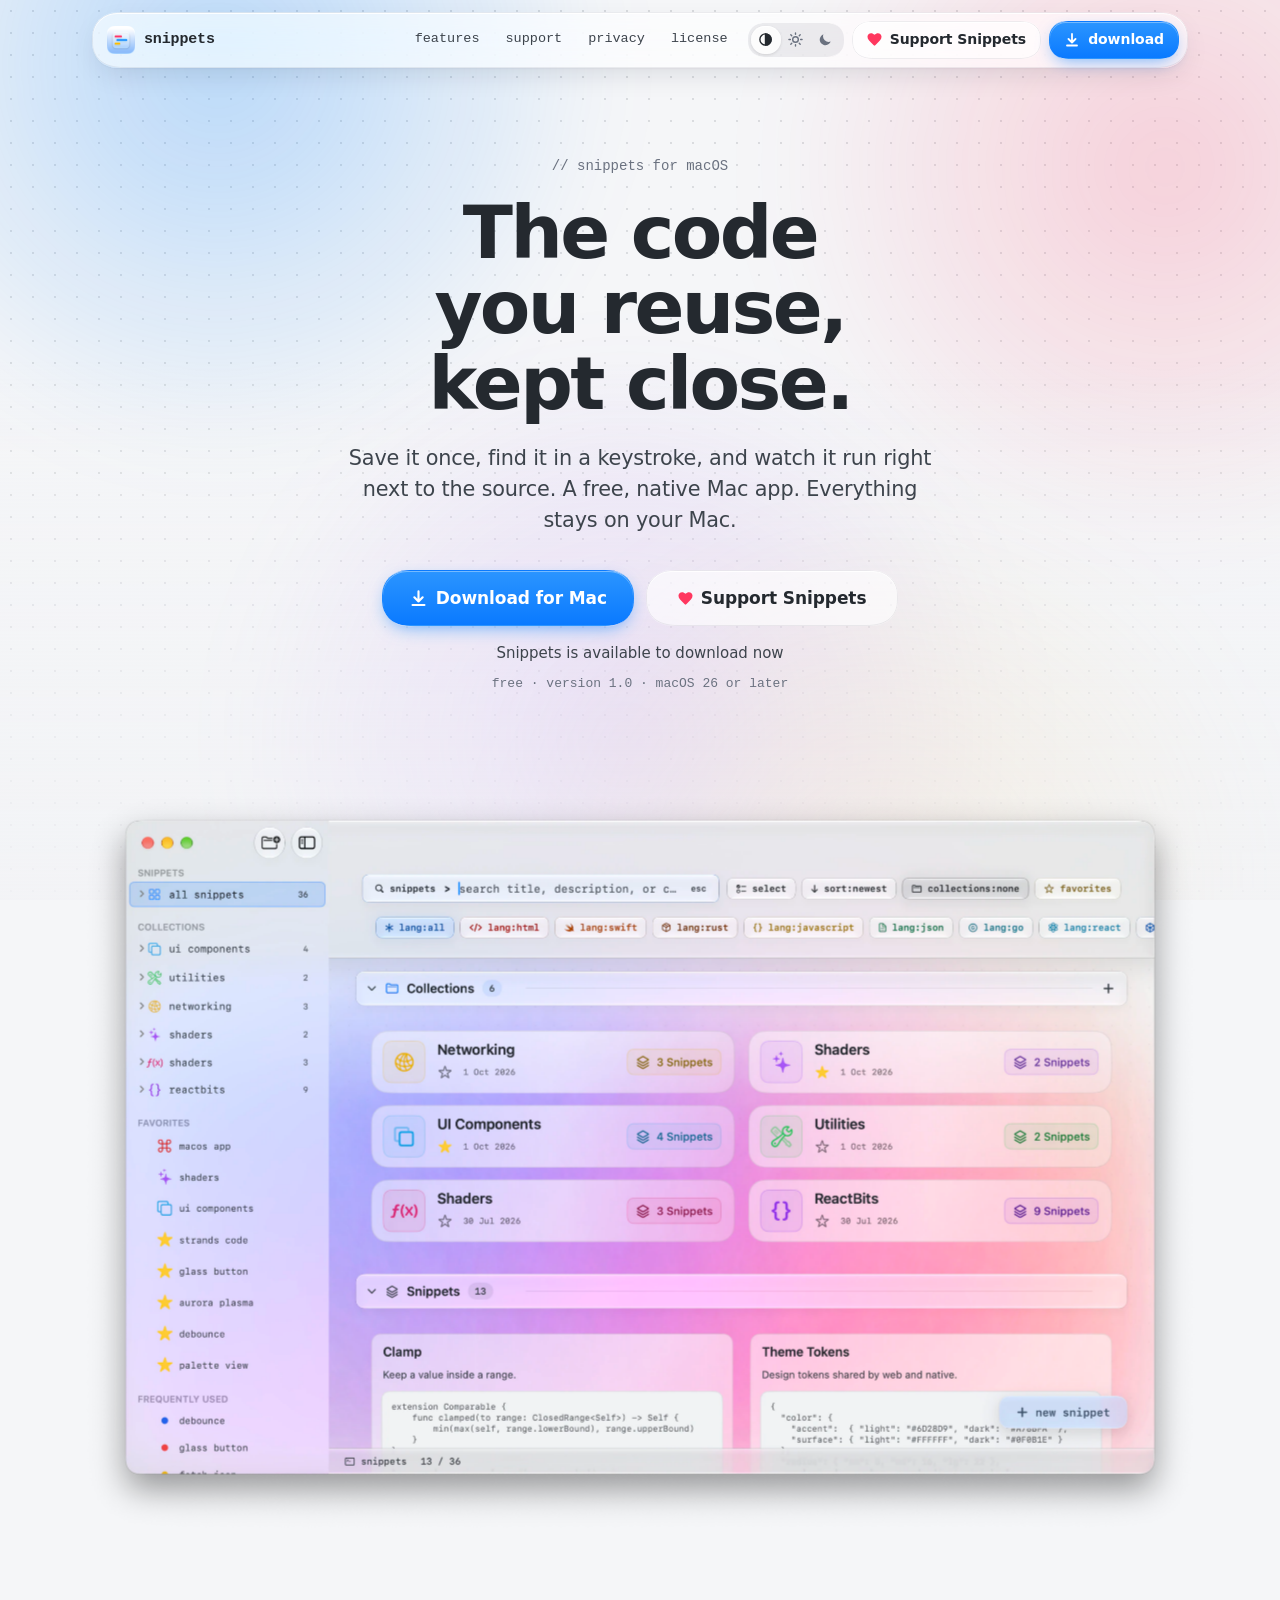
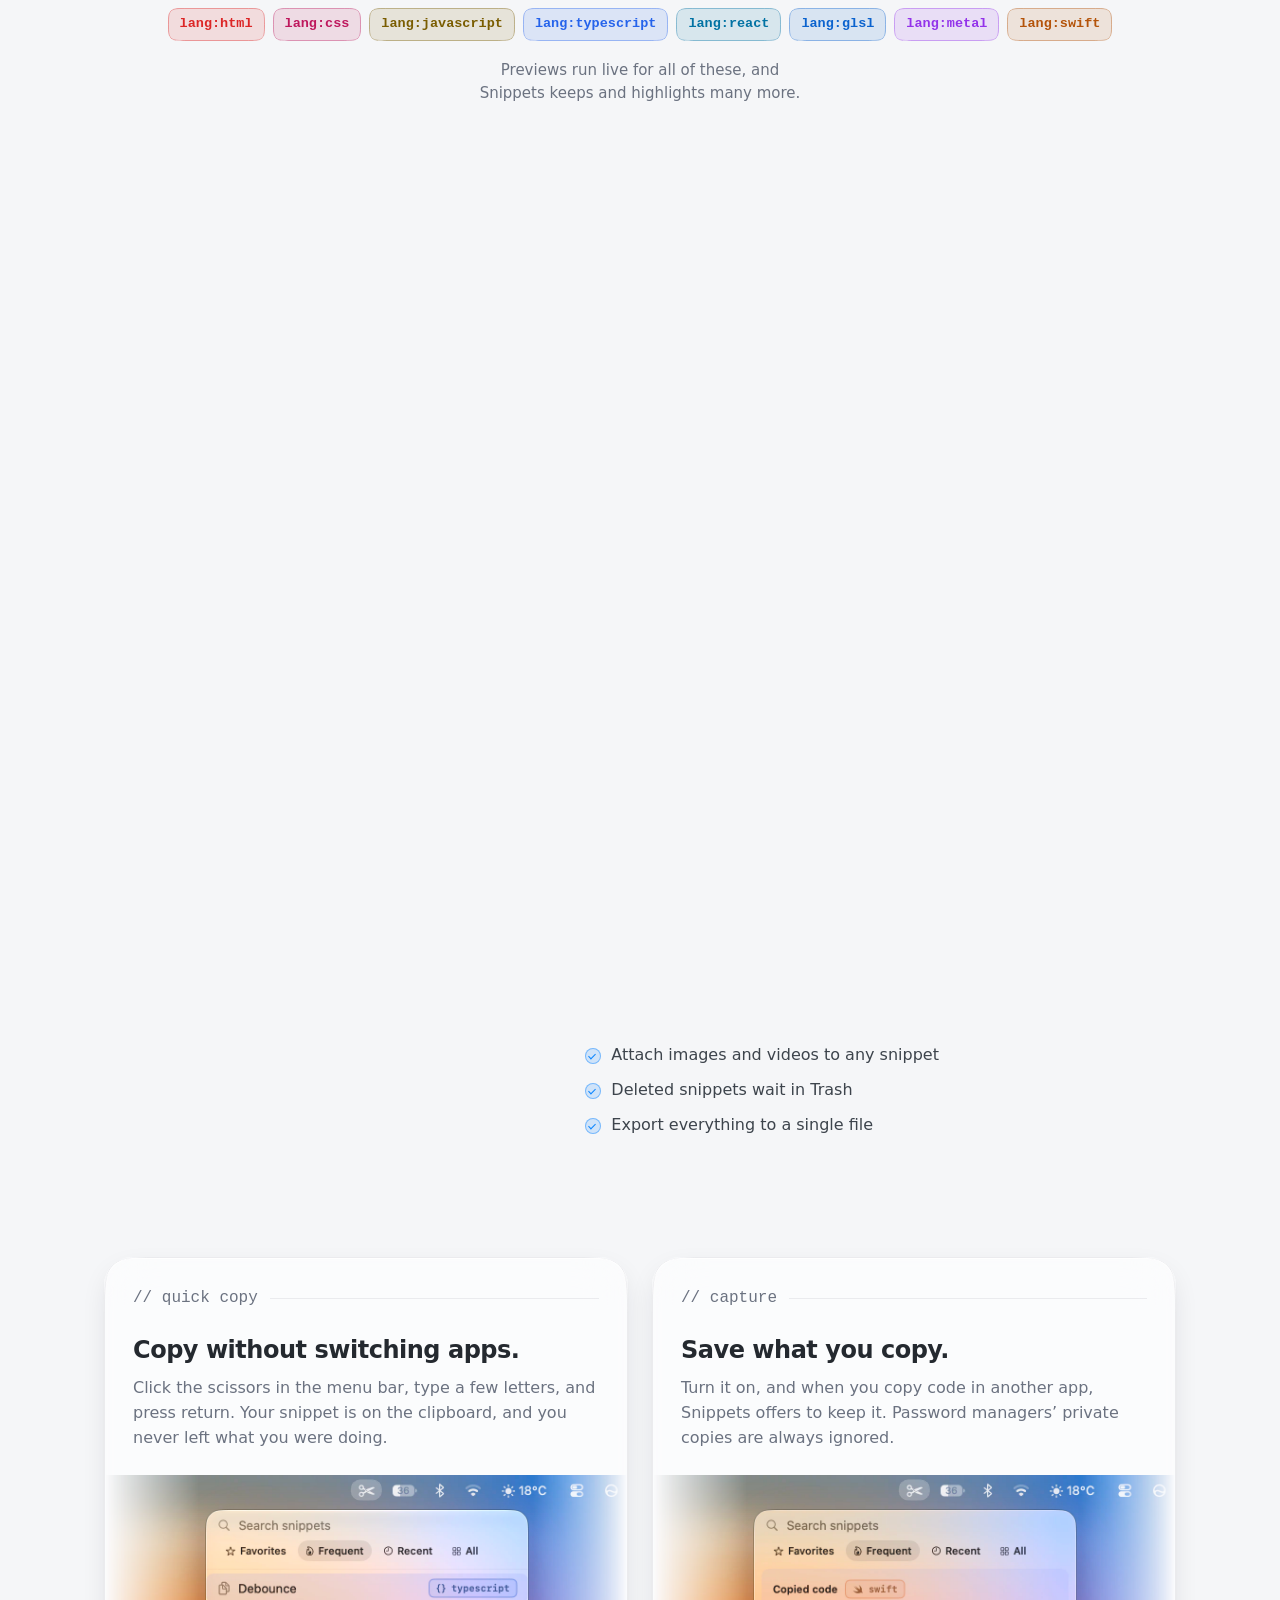
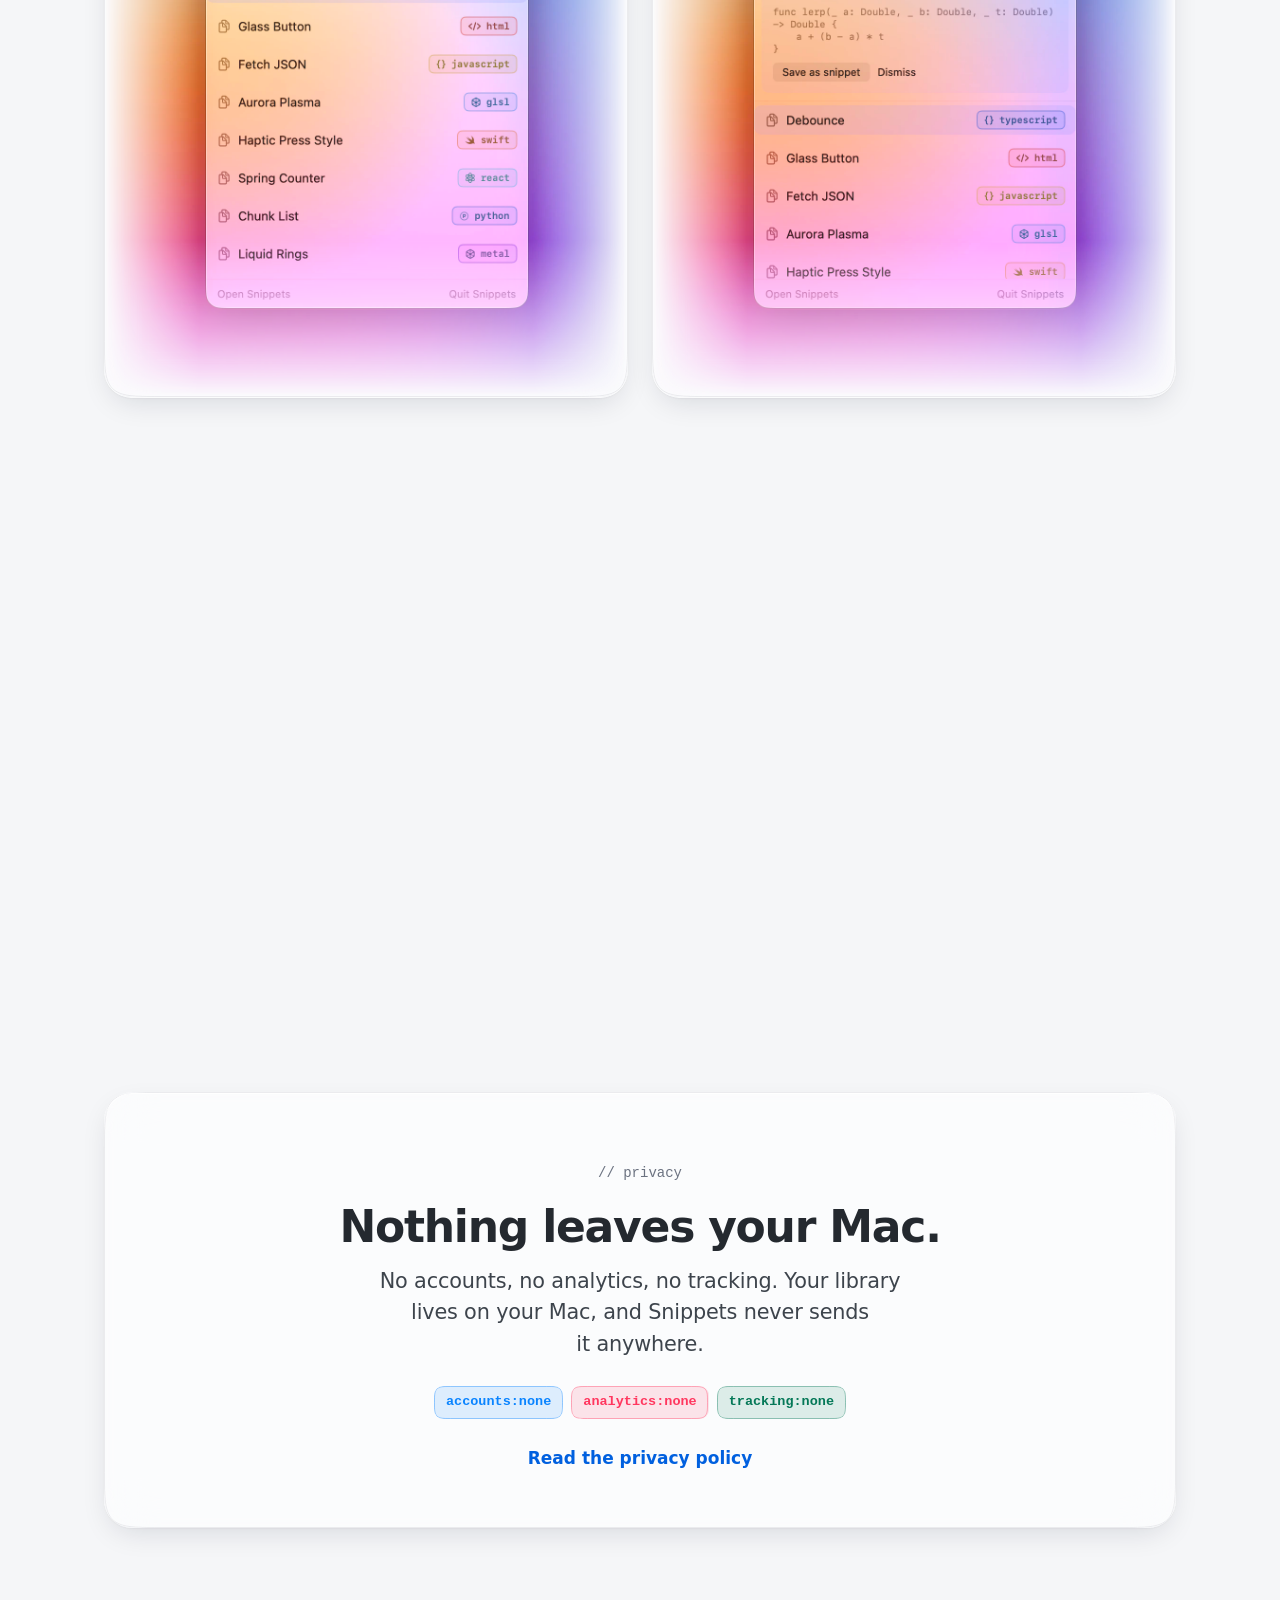
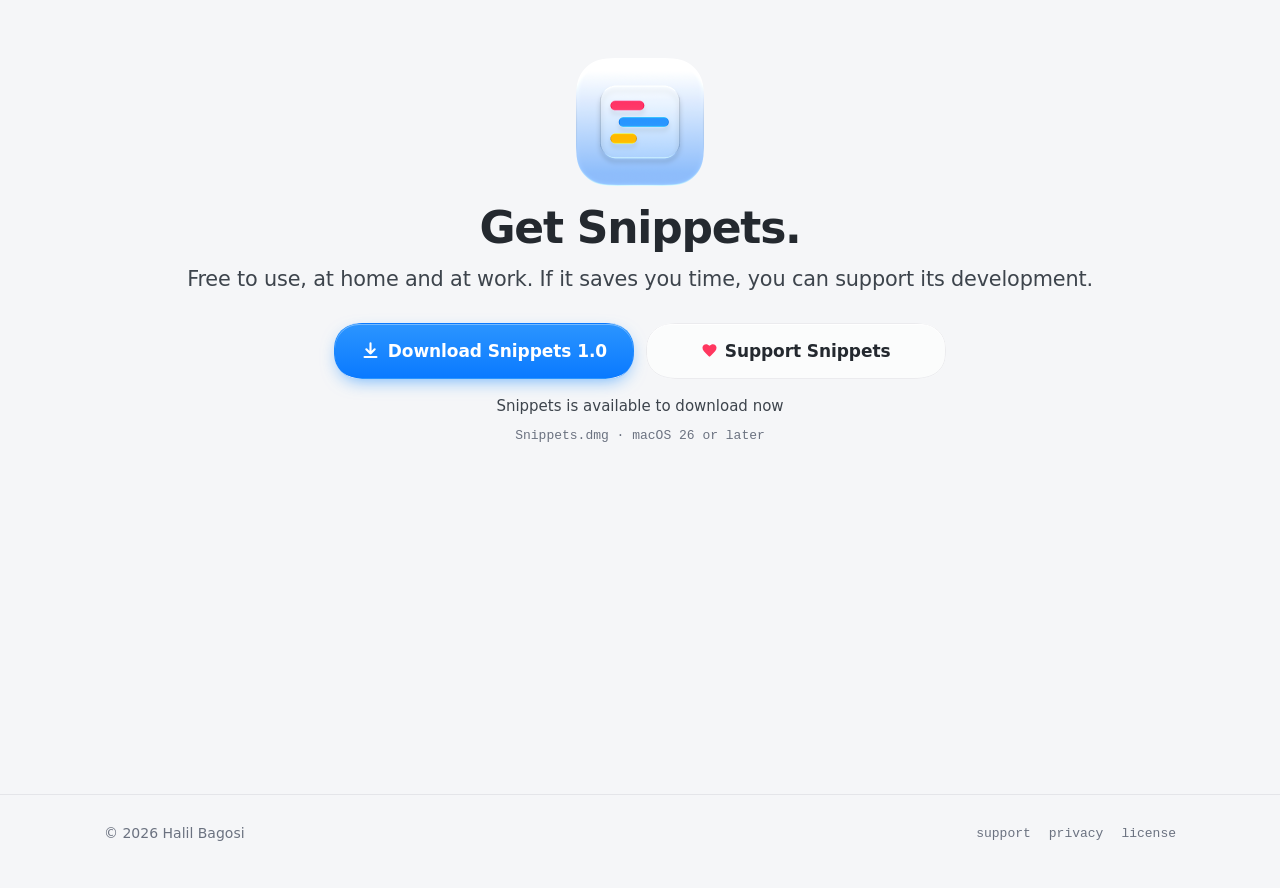
<file: index.html>
<!doctype html>
<html lang="en">
<head>
  <meta charset="utf-8">
  <meta name="viewport" content="width=device-width, initial-scale=1, viewport-fit=cover">
  <title>Snippets for macOS</title>
  <meta name="description" content="Snippets is a free Mac app for keeping, finding and live-previewing the code you reuse. Everything stays on your Mac.">
  <meta name="theme-color" content="#f5f6f8" media="(prefers-color-scheme: light)">
  <meta name="theme-color" content="#0e1014" media="(prefers-color-scheme: dark)">
  <meta property="og:title" content="Snippets for macOS">
  <meta property="og:description" content="Keep, find and live-preview the code you reuse. Free, and everything stays on your Mac.">
  <meta property="og:image" content="https://snippets.halilbagosi.com/media/gallery-dark.webp">
  <!-- favicons -->
  <link rel="icon" href="icon-light.png" media="(prefers-color-scheme: light)">
  <link rel="icon" href="icon-dark.png" media="(prefers-color-scheme: dark)">
<!-- /favicons -->
  <link rel="stylesheet" href="style.css?v=0638dbdf40">
  <link rel="stylesheet" href="home.css?v=b3fbd56d85">
  <script>try{var t=localStorage.getItem("theme");if(t==="light"||t==="dark")document.documentElement.dataset.theme=t}catch(e){}try{var n=navigator;if(/iPhone|iPad|iPod|Android/i.test(n.userAgent))document.documentElement.dataset.device="mobile"}catch(e){}</script>
  <script src="site.js?v=f2ac265a15" defer></script>
</head>
<body>
  <div class="backdrop" aria-hidden="true">
    <div class="glow glow-a"></div>
    <div class="glow glow-b"></div>
    <div class="glow glow-c"></div>
    <div class="glow glow-d"></div>
  </div>

  <!-- header -->
  <header class="nav glass">
    <a class="brand" href="./"><img class="theme-light" src="icon-light.png" alt=""><img class="theme-dark" src="icon-dark.png" alt="">snippets</a>
    <nav class="nav-links" aria-label="Site">
      <a href="#features">features</a>
      <a href="support/">support</a>
      <a href="privacy/">privacy</a>
      <a href="license/">license</a>
    </nav>
    <div class="theme-toggle" role="group" aria-label="Appearance">
      <span class="thumb" aria-hidden="true"></span>
      <button type="button" data-choice="auto" aria-pressed="true" title="Match system"><svg viewBox="0 0 16 16" fill="none" stroke="currentColor" stroke-width="1.5"><circle cx="8" cy="8" r="6"/><path d="M8 2a6 6 0 0 1 0 12z" fill="currentColor"/></svg><span class="sr-only">Match system</span></button>
      <button type="button" data-choice="light" aria-pressed="false" title="Light"><svg viewBox="0 0 16 16" fill="none" stroke="currentColor" stroke-width="1.5" stroke-linecap="round"><circle cx="8" cy="8" r="3"/><path d="M8 1v1.5M8 13.5V15M1 8h1.5M13.5 8H15M3 3l1 1M12 12l1 1M3 13l1-1M12 4l1-1"/></svg><span class="sr-only">Light</span></button>
      <button type="button" data-choice="dark" aria-pressed="false" title="Dark"><svg viewBox="0 0 16 16" fill="currentColor"><path d="M13.5 10.2A6 6 0 0 1 5.8 2.5a6 6 0 1 0 7.7 7.7z"/></svg><span class="sr-only">Dark</span></button>
    </div>
    <a class="btn btn-glass btn-sponsor" href="https://github.com/sponsors/halilbagosi" target="_blank" rel="noopener"><svg viewBox="0 -.55 16 16" fill="currentColor" aria-hidden="true"><path d="M8 14.2 6.9 13.2C3 9.7.5 7.4.5 4.6.5 2.4 2.2.7 4.4.7c1.2 0 2.5.6 3.6 1.8C9.1 1.3 10.4.7 11.6.7c2.2 0 3.9 1.7 3.9 3.9 0 2.8-2.5 5.1-6.4 8.6z"/></svg><span>Support Snippets</span></a>
    <a class="btn btn-primary" href="https://github.com/halilbagosi/snippetsPage/releases/latest/download/Snippets.dmg"><svg viewBox="0 0 16 16" fill="none" stroke="currentColor" stroke-width="1.8" stroke-linecap="round" stroke-linejoin="round"><path d="M8 2v8.5M4.5 7 8 10.5 11.5 7M3 13.5h10"/></svg><span>download</span></a>
  </header>
<!-- /header -->

  <main>
    <!-- Hero -->
    <section class="hero" data-tilt-area>
      <div class="wrap hero-copy">
        <p class="eyebrow reveal">// snippets for macOS</p>
        <h1 class="display reveal">The code you reuse,<br>kept close.</h1>
        <p class="lede reveal">Save it once, find it in a keystroke, and watch it run right next to the source. A free, native Mac app. Everything stays on your Mac.</p>
        <div class="hero-actions reveal">
          <a class="btn btn-primary btn-lg" href="https://github.com/halilbagosi/snippetsPage/releases/latest/download/Snippets.dmg">
            <svg viewBox="0 0 16 16" fill="none" stroke="currentColor" stroke-width="1.8" stroke-linecap="round" stroke-linejoin="round"><path d="M8 2v8.5M4.5 7 8 10.5 11.5 7M3 13.5h10"/></svg>
            Download for Mac
          </a>
          <a class="btn btn-glass btn-lg btn-sponsor" href="https://github.com/sponsors/halilbagosi" target="_blank" rel="noopener">
            <svg viewBox="0 -.55 16 16" fill="currentColor" aria-hidden="true"><path d="M8 14.2 6.9 13.2C3 9.7.5 7.4.5 4.6.5 2.4 2.2.7 4.4.7c1.2 0 2.5.6 3.6 1.8C9.1 1.3 10.4.7 11.6.7c2.2 0 3.9 1.7 3.9 3.9 0 2.8-2.5 5.1-6.4 8.6z"/></svg>
            Support Snippets
          </a>
        </div>
        <p class="soon reveal">Snippets is available to download now</p>
        <p class="hero-meta reveal">free · version 1.0 · macOS 26 or later</p>
      </div>

      <div class="wrap hero-stage">
        <div class="hero-window reveal">
          <div class="tilt" data-tilt>
          <img class="theme-light" src="media/gallery-light.webp" width="2200" height="1465" alt="The Snippets gallery: a sidebar of collections and favorites, language filter chips, and snippet cards showing code.">
          <img class="theme-dark" src="media/gallery-dark.webp" width="2200" height="1465" alt="The Snippets gallery: a sidebar of collections and favorites, language filter chips, and snippet cards showing code." loading="lazy">
          </div>
        </div>
      </div>
    </section>

    <!-- Languages -->
    <section class="langs wrap" aria-label="Languages with live previews">
      <div class="chip-row">
        <span class="chip reveal" style="--c: var(--lang-html)">lang:html</span>
        <span class="chip reveal" style="--c: var(--lang-css)">lang:css</span>
        <span class="chip reveal" style="--c: var(--lang-js)">lang:javascript</span>
        <span class="chip reveal" style="--c: var(--lang-ts)">lang:typescript</span>
        <span class="chip reveal" style="--c: var(--lang-react)">lang:react</span>
        <span class="chip reveal" style="--c: var(--lang-glsl)">lang:glsl</span>
        <span class="chip reveal" style="--c: var(--lang-metal)">lang:metal</span>
        <span class="chip reveal" style="--c: var(--lang-swift)">lang:swift</span>
      </div>
      <p class="langs-note muted reveal">Previews run live for all of these, and Snippets keeps and highlights many more.</p>
    </section>

    <div id="features"></div>

    <!-- Preview -->
    <section class="feature wrap">
      <div class="feature-copy">
        <p class="section-label reveal">// preview</p>
        <h2 class="headline reveal">See it run, right where it lives.</h2>
        <p class="lede reveal">Web code renders in a live view, Metal shaders run on the GPU, and Swift compiles with your own Xcode. Expose parameters and drag sliders to tune the result while you watch.</p>
        <ul class="ticks reveal">
          <li>Previews wait for your OK before running code</li>
          <li><code>#Preview</code> blocks render exactly as in Xcode</li>
          <li>Connect snippets so helpers run first</li>
        </ul>
      </div>
      <div class="feature-media reveal">
        <div class="media-frame glass" style="aspect-ratio: 1012 / 714">
          <video data-src="media/parameters-{theme}" muted loop playsinline preload="none" aria-label="Dragging parameter sliders changes a shader preview live."></video>
        </div>
      </div>
    </section>

    <!-- Organize -->
    <section class="feature feature-flip wrap">
      <div class="feature-copy">
        <p class="section-label reveal">// organize</p>
        <h2 class="headline reveal">A library that stays tidy.</h2>
        <p class="lede reveal">Nest collections, star favorites, and filter by language in one tap. Search looks through titles, descriptions and the code itself.</p>
        <ul class="ticks reveal">
          <li>Attach images and videos to any snippet</li>
          <li>Deleted snippets wait in Trash</li>
          <li>Export everything to a single file</li>
        </ul>
      </div>
      <div class="feature-media reveal">
        <div class="media-frame media-window glass" style="aspect-ratio: 1520 / 964">
          <video data-src="media/organize-{theme}" muted loop playsinline preload="none" aria-label="Snippets being organized into collections."></video>
        </div>
      </div>
    </section>

    <!-- Quick copy + capture -->
    <section class="pair wrap">
      <article class="pair-card glass reveal">
        <p class="section-label">// quick copy</p>
        <h3>Copy without switching apps.</h3>
        <p class="muted">Click the scissors in the menu bar, type a few letters, and press return. Your snippet is on the clipboard, and you never left what you were doing.</p>
        <div class="desk" data-desk>
          <img class="desk-bg" src="media/desktop.webp" width="1100" height="1100" alt="" loading="lazy">
          <span class="desk-highlight" aria-hidden="true"></span>
          <button class="desk-scissors" type="button" aria-expanded="false" aria-label="Open the Snippets menu bar panel"></button>
          <div class="desk-panel">
            <img class="theme-light" src="media/panel-quickcopy-light.webp" width="684" height="846" alt="The Snippets quick-copy panel open under the scissors in the macOS menu bar, listing frequent snippets." loading="lazy">
            <img class="theme-dark" src="media/panel-quickcopy-dark.webp" width="684" height="846" alt="The Snippets quick-copy panel open under the scissors in the macOS menu bar, listing frequent snippets." loading="lazy">
          </div>
        </div>
      </article>
      <article class="pair-card glass reveal">
        <p class="section-label">// capture</p>
        <h3>Save what you copy.</h3>
        <p class="muted">Turn it on, and when you copy code in another app, Snippets offers to keep it. Password managers’ private copies are always ignored.</p>
        <div class="desk" data-desk>
          <img class="desk-bg" src="media/desktop.webp" width="1100" height="1100" alt="" loading="lazy">
          <span class="desk-highlight" aria-hidden="true"></span>
          <button class="desk-scissors" type="button" aria-expanded="false" aria-label="Open the Snippets menu bar panel"></button>
          <div class="desk-panel">
            <img class="theme-light" src="media/panel-capture-light.webp" width="684" height="846" alt="The quick-copy panel offering to save code just copied in another app, with Save as snippet and Dismiss buttons." loading="lazy">
            <img class="theme-dark" src="media/panel-capture-dark.webp" width="684" height="846" alt="The quick-copy panel offering to save code just copied in another app, with Save as snippet and Dismiss buttons." loading="lazy">
          </div>
        </div>
      </article>
    </section>

    <!-- More -->
    <section class="more wrap">
      <p class="section-label reveal">// and also</p>
      <div class="more-grid">
        <div class="mini glass reveal">
          <span class="mini-icon mini-siri" aria-hidden="true"><svg viewBox="0 0 24 24" fill="none" stroke="currentColor" stroke-width="1.8" stroke-linecap="round"><circle cx="12" cy="12" r="9"/><path d="M3.4 11.2c2.2-3.1 5.4-3.1 7.4-.6 1.9 2.4 5.3 4.5 9.8 1.6"/></svg></span>
          <h3>Shortcuts and Siri</h3>
          <p>Create, find, copy, open and favorite snippets from your own shortcuts.</p>
        </div>
        <div class="mini glass reveal">
          <span class="mini-icon mini-swift" aria-hidden="true"><svg viewBox="0 0 24 24"><path fill="none" stroke="currentColor" stroke-width="1.3" stroke-linejoin="round" d="M13.543 3.41c4.114 2.47 6.545 7.162 5.549 11.131-.024.093-.05.181-.076.272l.002.001c2.062 2.538 1.5 5.258 1.236 4.745-1.072-2.086-3.066-1.568-4.088-1.043a6.803 6.803 0 0 1-.281.158l-.02.012-.002.002c-2.115 1.123-4.957 1.205-7.812-.022a12.568 12.568 0 0 1-5.64-4.838c.649.48 1.35.902 2.097 1.252 3.019 1.414 6.051 1.311 8.197-.002C9.651 12.73 7.101 9.67 5.146 7.191a10.628 10.628 0 0 1-1.005-1.384c2.34 2.142 6.038 4.83 7.365 5.576C8.69 8.408 6.208 4.743 6.324 4.86c4.436 4.47 8.528 6.996 8.528 6.996.154.085.27.154.36.213.085-.215.16-.437.224-.668.708-2.588-.09-5.548-1.893-7.992z"/></svg></span>
          <h3>Swift, compiled</h3>
          <p>Views, button styles and console programs, built with the Xcode you already have.</p>
        </div>
        <div class="mini glass reveal">
          <span class="mini-icon mini-connections" aria-hidden="true"><svg viewBox="0 0 20 20" fill="none" stroke="currentColor" stroke-width="1.5" stroke-linecap="round" stroke-linejoin="round"><circle cx="6" cy="6" r="2.5"/><circle cx="14" cy="14" r="2.5"/><path d="M8 7.5 12 12.5"/></svg></span>
          <h3>Connections</h3>
          <p>Link a helper to the snippet that uses it, and they preview together.</p>
        </div>
        <div class="mini glass reveal">
          <span class="mini-icon mini-transfer" aria-hidden="true"><svg viewBox="0 0 20 20" fill="none" stroke="currentColor" stroke-width="1.5" stroke-linecap="round" stroke-linejoin="round"><path d="M10 3v9M6.5 8.5 10 12l3.5-3.5M4 16h12"/></svg></span>
          <h3>Import and export</h3>
          <p>Move your whole library, or one collection, as a single <code>.snippets</code> file.</p>
        </div>
        <div class="mini glass reveal">
          <span class="mini-icon mini-trash" aria-hidden="true"><svg viewBox="0 0 20 20" fill="none" stroke="currentColor" stroke-width="1.5" stroke-linecap="round" stroke-linejoin="round"><path d="M4 6h12M8 6V4h4v2M5.5 6l.8 10h7.4l.8-10"/></svg></span>
          <h3>Forgiving Trash</h3>
          <p>Delete freely. Snippets go to Trash first, and come back with one click.</p>
        </div>
        <div class="mini glass reveal">
          <span class="mini-icon mini-filters" aria-hidden="true"><svg viewBox="0 0 20 20" fill="none" stroke="currentColor" stroke-width="1.5" stroke-linecap="round" stroke-linejoin="round"><path d="M4 5h12M6.5 10h7M9 15h2"/></svg></span>
          <h3>Filters that keep up</h3>
          <p>Language, collection and favorite filters, combined with full-text search.</p>
        </div>
      </div>
    </section>

    <!-- Privacy -->
    <section id="privacy" class="privacy wrap">
      <div class="privacy-card glass reveal">
        <p class="section-label">// privacy</p>
        <h2 class="headline">Nothing leaves your Mac.</h2>
        <p class="lede">No accounts, no analytics, no tracking. Your library lives on your Mac, and Snippets never sends it anywhere.</p>
        <div class="chip-row privacy-chips">
          <span class="chip" style="--c: var(--accent)">accounts:none</span>
          <span class="chip" style="--c: var(--pink)">analytics:none</span>
          <span class="chip" style="--c: var(--lang-json)">tracking:none</span>
        </div>
        <a class="privacy-link" href="privacy/">Read the privacy policy</a>
      </div>
    </section>

    <!-- Download -->
    <section id="download" class="download wrap">
      <img class="download-icon reveal theme-light" src="icon-light.png" width="128" height="128" alt="">
      <img class="download-icon reveal theme-dark" src="icon-dark.png" width="128" height="128" alt="" loading="lazy">
      <h2 class="headline reveal">Get Snippets.</h2>
      <p class="lede reveal">Free to use, at home and at work. If it saves you time, you can support its development.</p>
      <div class="download-actions reveal">
        <a class="btn btn-primary btn-lg" href="https://github.com/halilbagosi/snippetsPage/releases/latest/download/Snippets.dmg">
          <svg viewBox="0 0 16 16" fill="none" stroke="currentColor" stroke-width="1.8" stroke-linecap="round" stroke-linejoin="round"><path d="M8 2v8.5M4.5 7 8 10.5 11.5 7M3 13.5h10"/></svg>
          Download Snippets 1.0
        </a>
        <a class="btn btn-glass btn-lg btn-sponsor" href="https://github.com/sponsors/halilbagosi" target="_blank" rel="noopener">
          <svg viewBox="0 -.55 16 16" fill="currentColor" aria-hidden="true"><path d="M8 14.2 6.9 13.2C3 9.7.5 7.4.5 4.6.5 2.4 2.2.7 4.4.7c1.2 0 2.5.6 3.6 1.8C9.1 1.3 10.4.7 11.6.7c2.2 0 3.9 1.7 3.9 3.9 0 2.8-2.5 5.1-6.4 8.6z"/></svg>
          Support Snippets
        </a>
      </div>
      <p class="soon reveal">Snippets is available to download now</p>
      <p class="hero-meta reveal">Snippets.dmg · macOS 26 or later</p>

      <ol class="steps">
        <li class="step reveal"><span class="step-n" aria-hidden="true">1</span><h3>Open the download</h3><p class="muted">Double-click <code>Snippets.dmg</code> in your Downloads folder.</p></li>
        <li class="step reveal"><span class="step-n" aria-hidden="true">2</span><h3>Drag to Applications</h3><p class="muted">Drop the Snippets icon onto the Applications folder.</p></li>
        <li class="step reveal"><span class="step-n" aria-hidden="true">3</span><h3>Open Snippets</h3><p class="muted">Launch it from Applications or Spotlight. A short tour shows you around.</p></li>
      </ol>
      <p class="download-legal muted reveal">By downloading you agree to the <a href="license/">License Agreement</a>. Swift previews need Xcode installed.</p>
    </section>
  </main>

  <footer class="site-footer">
    <div class="wrap">
      <span>© 2026 Halil Bagosi</span>
      <nav aria-label="Footer">
        <a href="support/">support</a>
        <a href="privacy/">privacy</a>
        <a href="license/">license</a>
      </nav>
    </div>
  </footer>
</body>
</html>
</file>
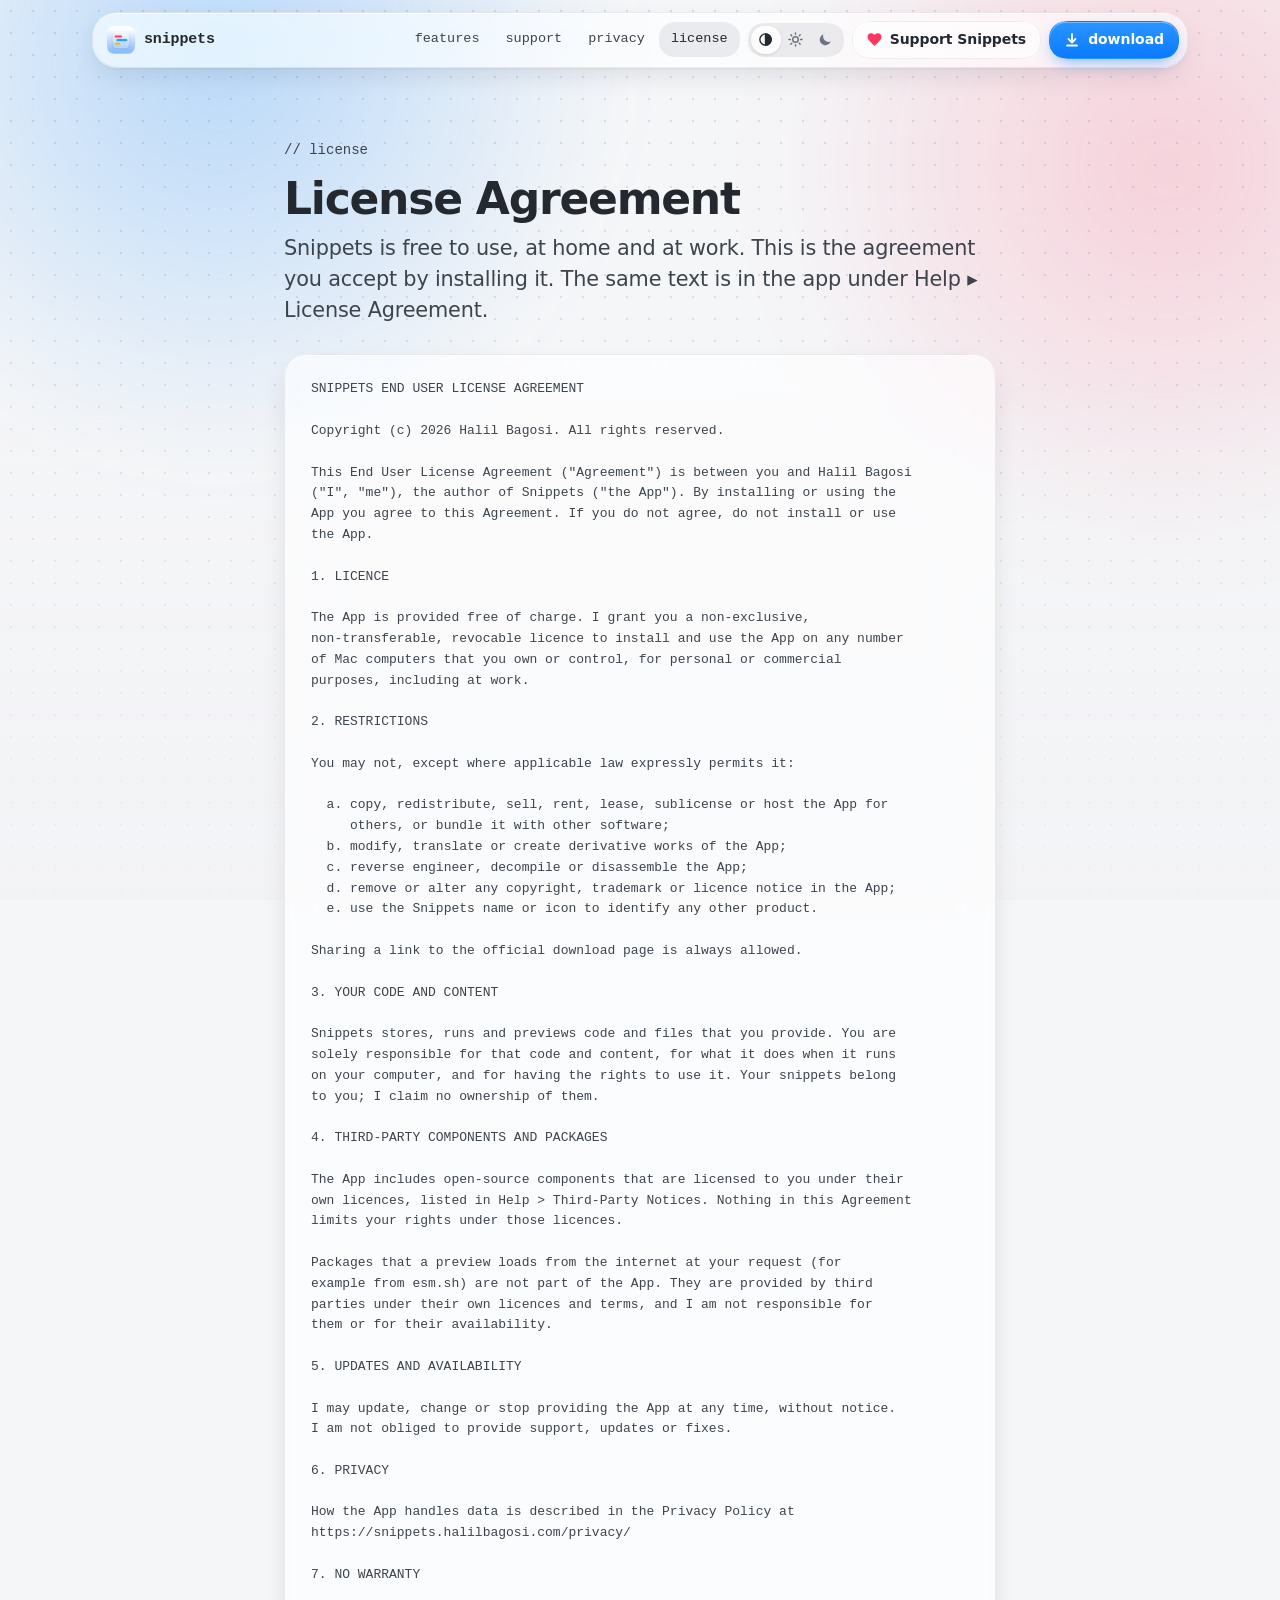
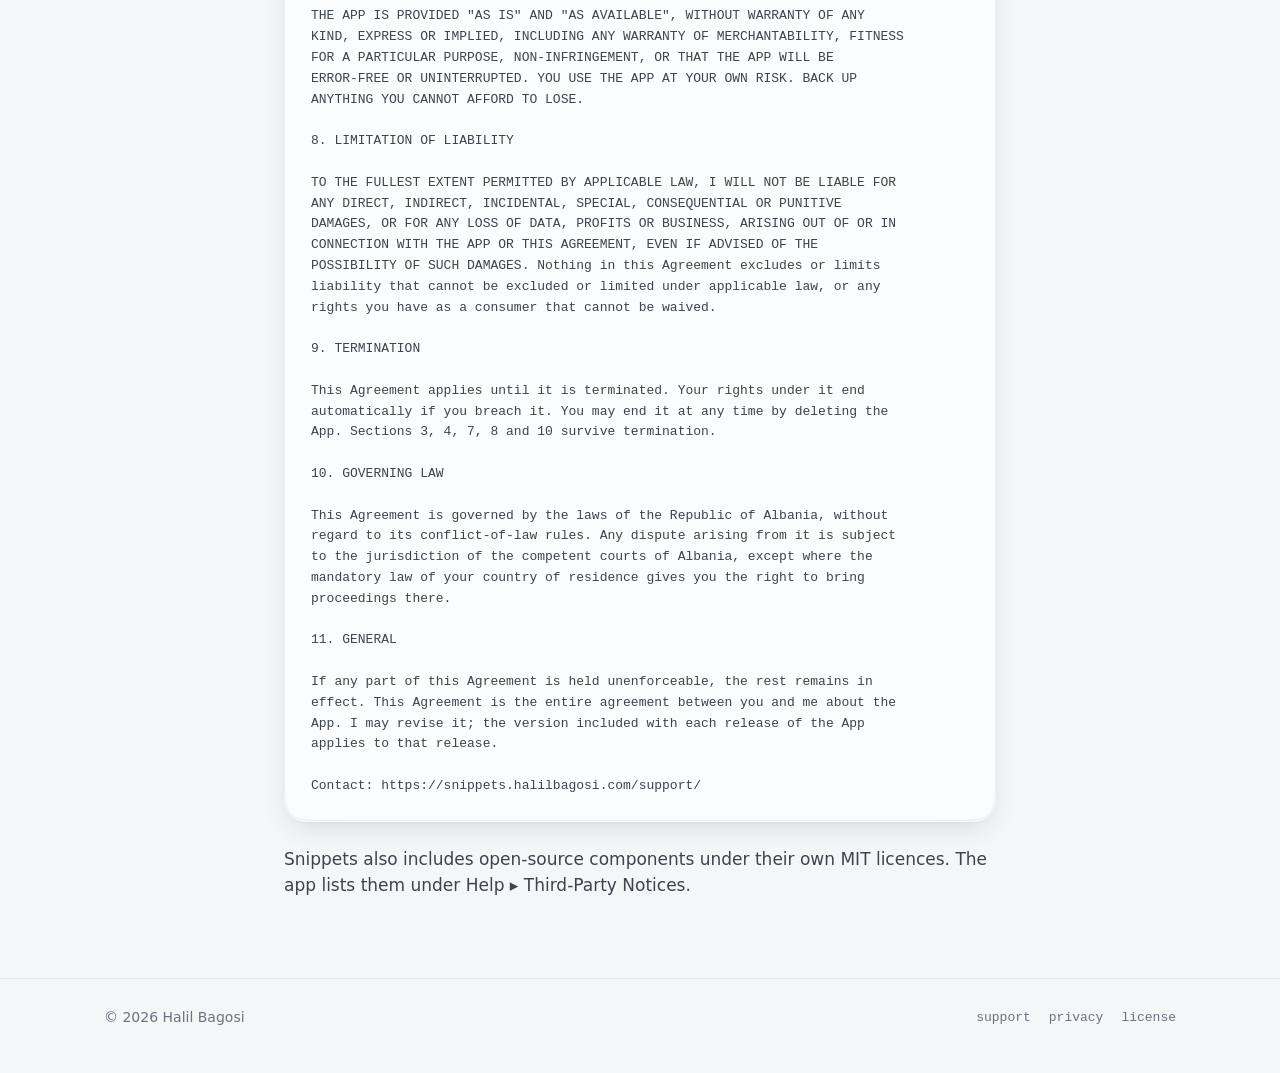
<file: license/index.html>
<!doctype html>
<html lang="en">
<head>
  <meta charset="utf-8">
  <meta name="viewport" content="width=device-width, initial-scale=1, viewport-fit=cover">
  <title>License Agreement · Snippets</title>
  <meta name="description" content="The end user licence agreement for Snippets for macOS: free for personal and commercial use.">
  <meta name="theme-color" content="#f5f6f8" media="(prefers-color-scheme: light)">
  <meta name="theme-color" content="#0e1014" media="(prefers-color-scheme: dark)">
  <link rel="icon" href="../icon-light.png" media="(prefers-color-scheme: light)">
  <link rel="icon" href="../icon-dark.png" media="(prefers-color-scheme: dark)">
  <link rel="stylesheet" href="../style.css?v=0638dbdf40">
  <script>try{var t=localStorage.getItem("theme");if(t==="light"||t==="dark")document.documentElement.dataset.theme=t}catch(e){}try{var n=navigator;if(/iPhone|iPad|iPod|Android/i.test(n.userAgent))document.documentElement.dataset.device="mobile"}catch(e){}</script>
  <script src="../site.js?v=f2ac265a15" defer></script>
</head>
<body>
  <div class="backdrop" aria-hidden="true">
    <div class="glow glow-a"></div>
    <div class="glow glow-b"></div>
  </div>

  <header class="nav glass">
    <a class="brand" href="../"><img class="theme-light" src="../icon-light.png" alt=""><img class="theme-dark" src="../icon-dark.png" alt="">snippets</a>
    <nav class="nav-links" aria-label="Site">
      <a href="../#features">features</a>
      <a href="../support/">support</a>
      <a href="../privacy/">privacy</a>
      <a href="../license/" aria-current="page">license</a>
    </nav>
    <div class="theme-toggle" role="group" aria-label="Appearance">
      <span class="thumb" aria-hidden="true"></span>
      <button type="button" data-choice="auto" aria-pressed="true" title="Match system"><svg viewBox="0 0 16 16" fill="none" stroke="currentColor" stroke-width="1.5"><circle cx="8" cy="8" r="6"/><path d="M8 2a6 6 0 0 1 0 12z" fill="currentColor"/></svg><span class="sr-only">Match system</span></button>
      <button type="button" data-choice="light" aria-pressed="false" title="Light"><svg viewBox="0 0 16 16" fill="none" stroke="currentColor" stroke-width="1.5" stroke-linecap="round"><circle cx="8" cy="8" r="3"/><path d="M8 1v1.5M8 13.5V15M1 8h1.5M13.5 8H15M3 3l1 1M12 12l1 1M3 13l1-1M12 4l1-1"/></svg><span class="sr-only">Light</span></button>
      <button type="button" data-choice="dark" aria-pressed="false" title="Dark"><svg viewBox="0 0 16 16" fill="currentColor"><path d="M13.5 10.2A6 6 0 0 1 5.8 2.5a6 6 0 1 0 7.7 7.7z"/></svg><span class="sr-only">Dark</span></button>
    </div>
    <a class="btn btn-glass btn-sponsor" href="https://github.com/sponsors/halilbagosi" target="_blank" rel="noopener"><svg viewBox="0 -.55 16 16" fill="currentColor" aria-hidden="true"><path d="M8 14.2 6.9 13.2C3 9.7.5 7.4.5 4.6.5 2.4 2.2.7 4.4.7c1.2 0 2.5.6 3.6 1.8C9.1 1.3 10.4.7 11.6.7c2.2 0 3.9 1.7 3.9 3.9 0 2.8-2.5 5.1-6.4 8.6z"/></svg><span>Support Snippets</span></a>
    <a class="btn btn-primary" href="https://github.com/halilbagosi/snippetsPage/releases/latest/download/Snippets.dmg"><svg viewBox="0 0 16 16" fill="none" stroke="currentColor" stroke-width="1.8" stroke-linecap="round" stroke-linejoin="round"><path d="M8 2v8.5M4.5 7 8 10.5 11.5 7M3 13.5h10"/></svg><span>download</span></a>
  </header>

  <main class="doc">
    <div class="wrap wrap-narrow">
      <p class="eyebrow reveal">// license</p>
      <h1 class="headline reveal">License Agreement</h1>
      <p class="lede reveal">Snippets is free to use, at home and at work. This is the agreement you
      accept by installing it. The same text is in the app under Help ▸ License Agreement.</p>

      <div class="card glass reveal">
        <div class="legal">SNIPPETS END USER LICENSE AGREEMENT&#10;&#10;Copyright (c) 2026 Halil Bagosi. All rights reserved.&#10;&#10;This End User License Agreement (&quot;Agreement&quot;) is between you and Halil Bagosi&#10;(&quot;I&quot;, &quot;me&quot;), the author of Snippets (&quot;the App&quot;). By installing or using the&#10;App you agree to this Agreement. If you do not agree, do not install or use&#10;the App.&#10;&#10;1. LICENCE&#10;&#10;The App is provided free of charge. I grant you a non-exclusive,&#10;non-transferable, revocable licence to install and use the App on any number&#10;of Mac computers that you own or control, for personal or commercial&#10;purposes, including at work.&#10;&#10;2. RESTRICTIONS&#10;&#10;You may not, except where applicable law expressly permits it:&#10;&#10;  a. copy, redistribute, sell, rent, lease, sublicense or host the App for&#10;     others, or bundle it with other software;&#10;  b. modify, translate or create derivative works of the App;&#10;  c. reverse engineer, decompile or disassemble the App;&#10;  d. remove or alter any copyright, trademark or licence notice in the App;&#10;  e. use the Snippets name or icon to identify any other product.&#10;&#10;Sharing a link to the official download page is always allowed.&#10;&#10;3. YOUR CODE AND CONTENT&#10;&#10;Snippets stores, runs and previews code and files that you provide. You are&#10;solely responsible for that code and content, for what it does when it runs&#10;on your computer, and for having the rights to use it. Your snippets belong&#10;to you; I claim no ownership of them.&#10;&#10;4. THIRD-PARTY COMPONENTS AND PACKAGES&#10;&#10;The App includes open-source components that are licensed to you under their&#10;own licences, listed in Help &gt; Third-Party Notices. Nothing in this Agreement&#10;limits your rights under those licences.&#10;&#10;Packages that a preview loads from the internet at your request (for&#10;example from esm.sh) are not part of the App. They are provided by third&#10;parties under their own licences and terms, and I am not responsible for&#10;them or for their availability.&#10;&#10;5. UPDATES AND AVAILABILITY&#10;&#10;I may update, change or stop providing the App at any time, without notice.&#10;I am not obliged to provide support, updates or fixes.&#10;&#10;6. PRIVACY&#10;&#10;How the App handles data is described in the Privacy Policy at&#10;https://snippets.halilbagosi.com/privacy/&#10;&#10;7. NO WARRANTY&#10;&#10;THE APP IS PROVIDED &quot;AS IS&quot; AND &quot;AS AVAILABLE&quot;, WITHOUT WARRANTY OF ANY&#10;KIND, EXPRESS OR IMPLIED, INCLUDING ANY WARRANTY OF MERCHANTABILITY, FITNESS&#10;FOR A PARTICULAR PURPOSE, NON-INFRINGEMENT, OR THAT THE APP WILL BE&#10;ERROR-FREE OR UNINTERRUPTED. YOU USE THE APP AT YOUR OWN RISK. BACK UP&#10;ANYTHING YOU CANNOT AFFORD TO LOSE.&#10;&#10;8. LIMITATION OF LIABILITY&#10;&#10;TO THE FULLEST EXTENT PERMITTED BY APPLICABLE LAW, I WILL NOT BE LIABLE FOR&#10;ANY DIRECT, INDIRECT, INCIDENTAL, SPECIAL, CONSEQUENTIAL OR PUNITIVE&#10;DAMAGES, OR FOR ANY LOSS OF DATA, PROFITS OR BUSINESS, ARISING OUT OF OR IN&#10;CONNECTION WITH THE APP OR THIS AGREEMENT, EVEN IF ADVISED OF THE&#10;POSSIBILITY OF SUCH DAMAGES. Nothing in this Agreement excludes or limits&#10;liability that cannot be excluded or limited under applicable law, or any&#10;rights you have as a consumer that cannot be waived.&#10;&#10;9. TERMINATION&#10;&#10;This Agreement applies until it is terminated. Your rights under it end&#10;automatically if you breach it. You may end it at any time by deleting the&#10;App. Sections 3, 4, 7, 8 and 10 survive termination.&#10;&#10;10. GOVERNING LAW&#10;&#10;This Agreement is governed by the laws of the Republic of Albania, without&#10;regard to its conflict-of-law rules. Any dispute arising from it is subject&#10;to the jurisdiction of the competent courts of Albania, except where the&#10;mandatory law of your country of residence gives you the right to bring&#10;proceedings there.&#10;&#10;11. GENERAL&#10;&#10;If any part of this Agreement is held unenforceable, the rest remains in&#10;effect. This Agreement is the entire agreement between you and me about the&#10;App. I may revise it; the version included with each release of the App&#10;applies to that release.&#10;&#10;Contact: https://snippets.halilbagosi.com/support/</div>
      </div>

      <p class="reveal">Snippets also includes open-source components under their own MIT licences. The app
      lists them under Help ▸ Third-Party Notices.</p>
    </div>
  </main>

  <footer class="site-footer">
    <div class="wrap">
      <span>© 2026 Halil Bagosi</span>
      <nav aria-label="Footer">
        <a href="../support/">support</a>
        <a href="../privacy/">privacy</a>
        <a href="../license/">license</a>
      </nav>
    </div>
  </footer>
</body>
</html>
</file>
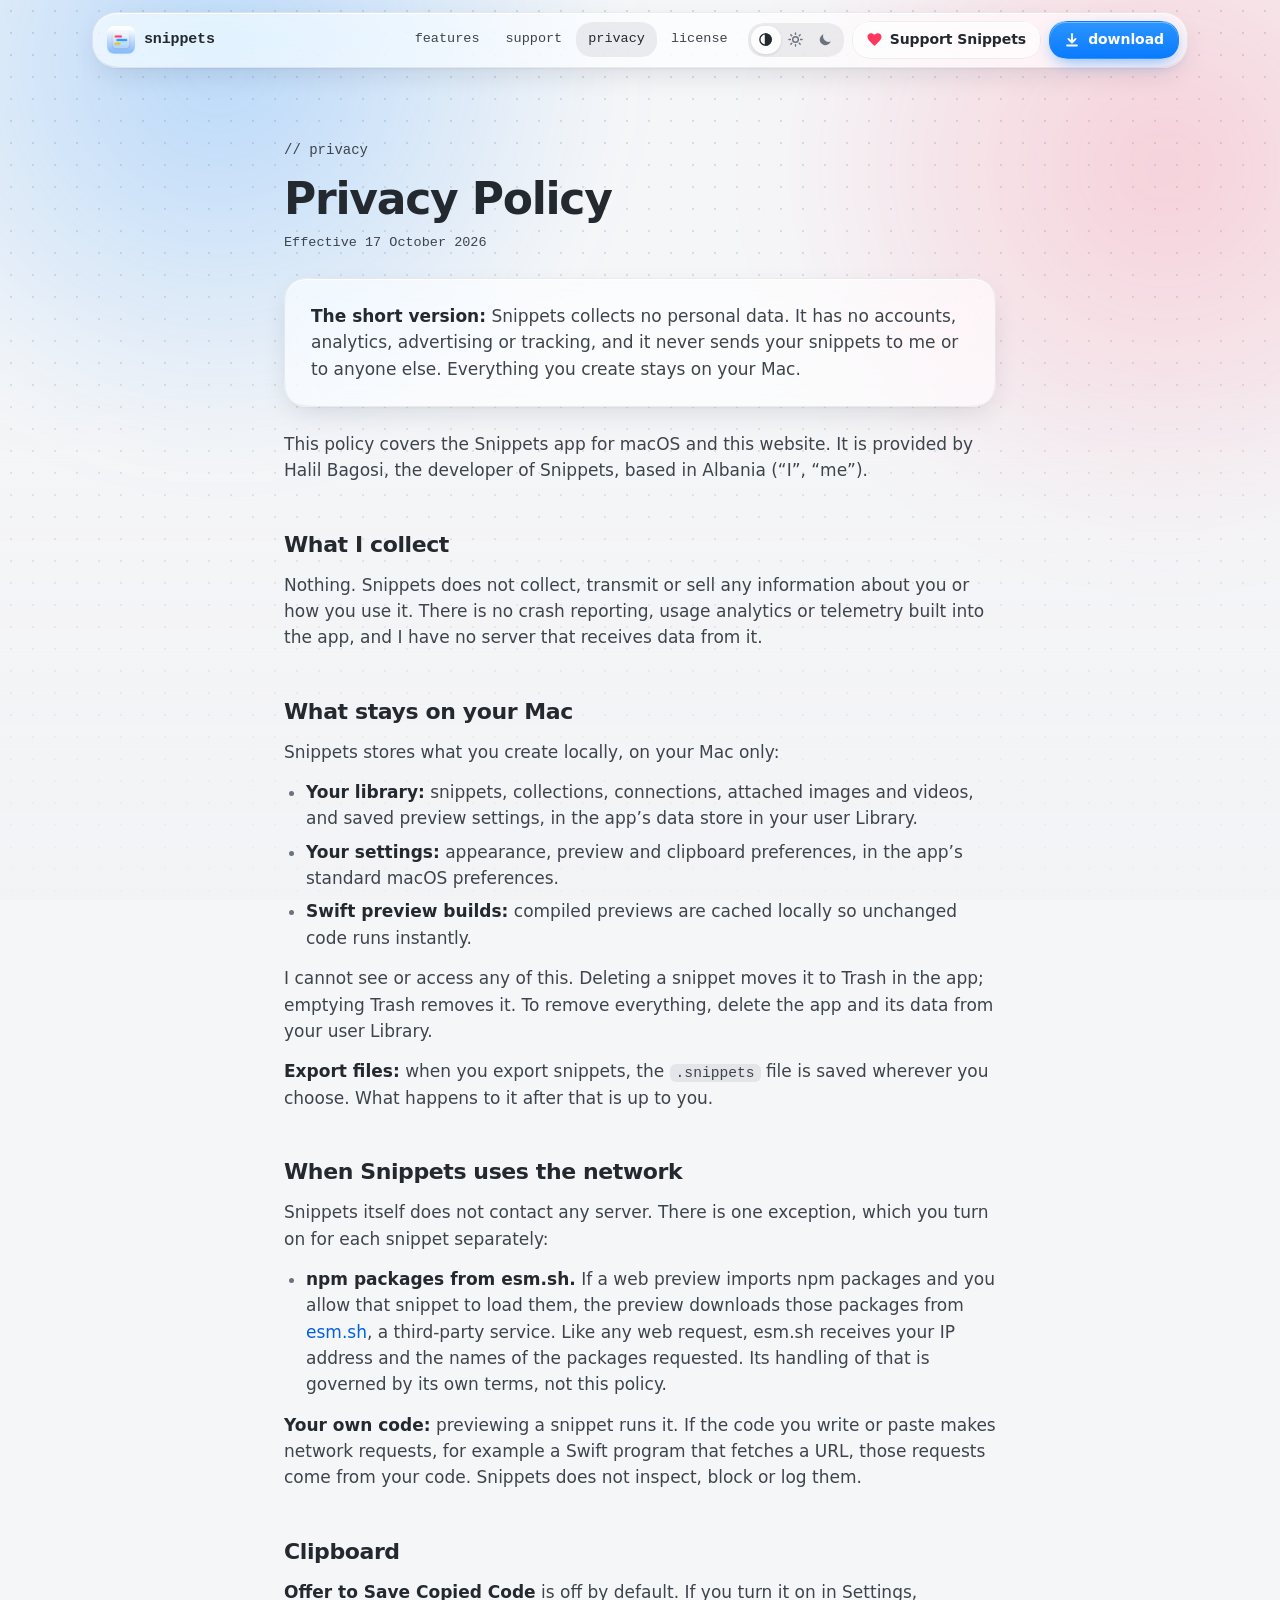
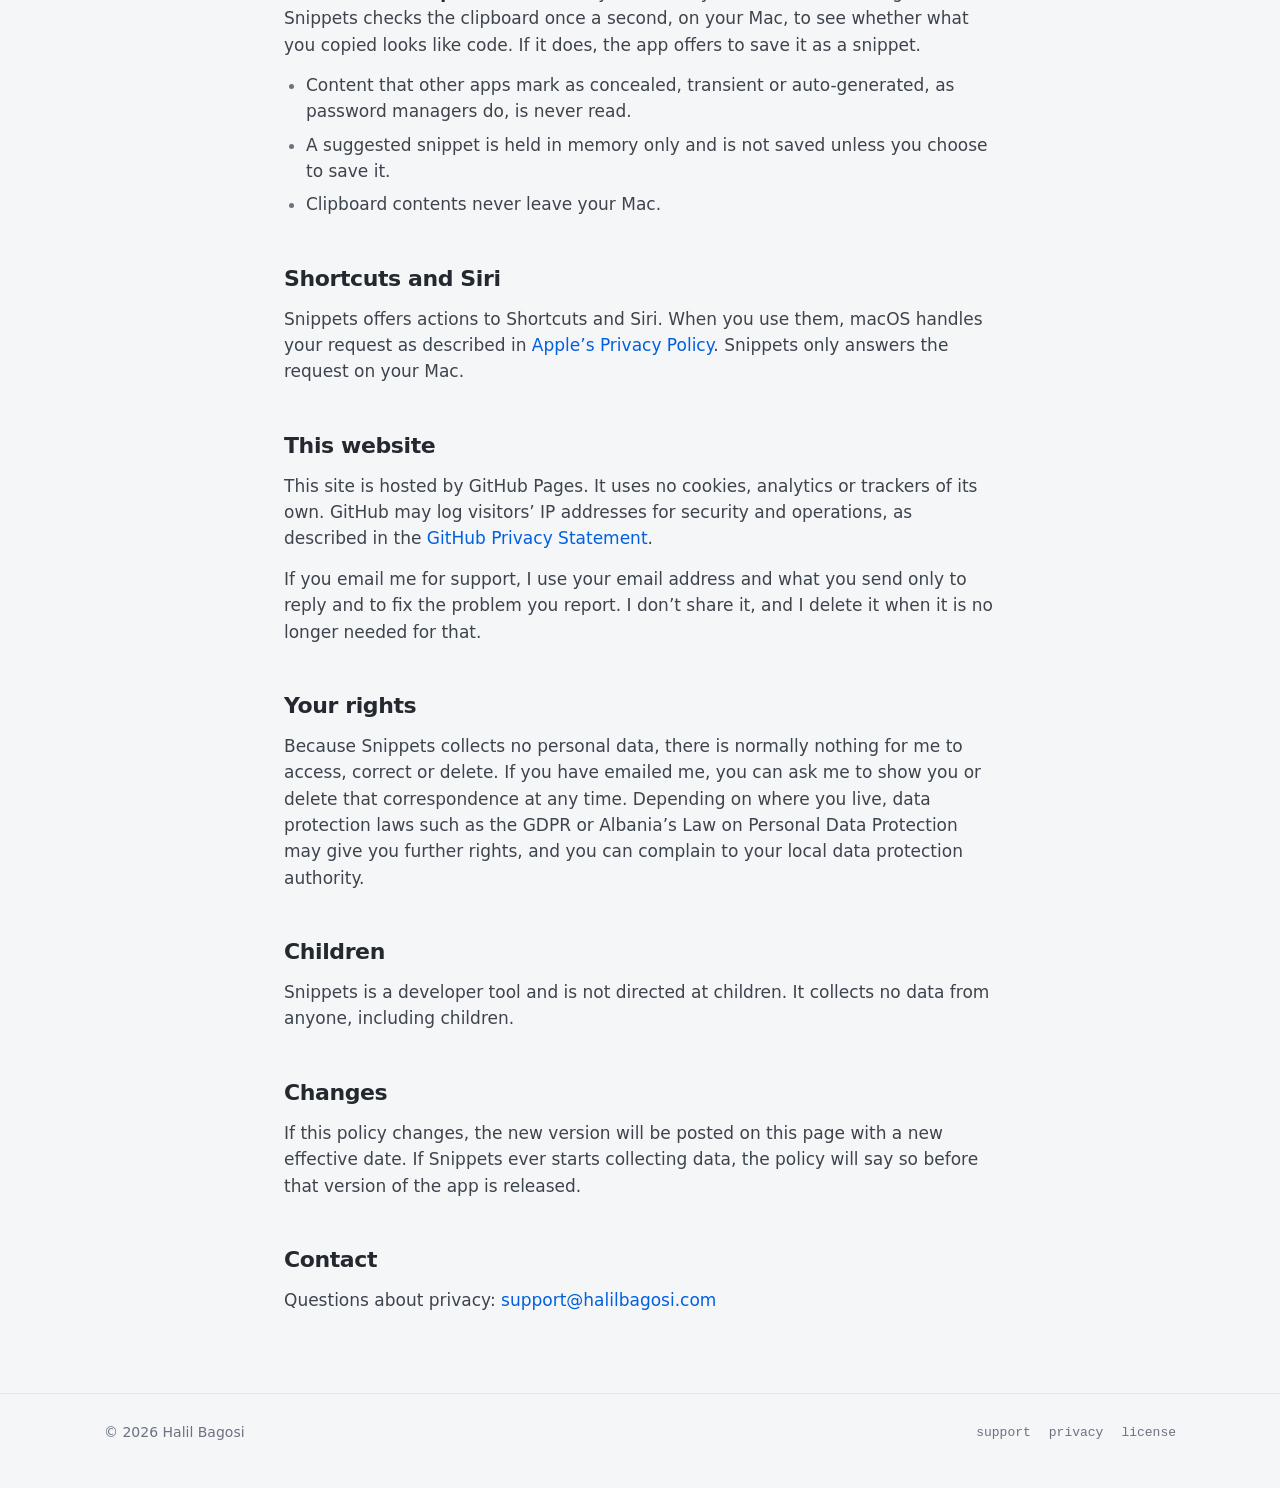
<file: privacy/index.html>
<!doctype html>
<html lang="en">
<head>
  <meta charset="utf-8">
  <meta name="viewport" content="width=device-width, initial-scale=1, viewport-fit=cover">
  <title>Privacy Policy · Snippets</title>
  <meta name="description" content="Snippets collects no personal data. Everything you create stays on your Mac.">
  <meta name="theme-color" content="#f5f6f8" media="(prefers-color-scheme: light)">
  <meta name="theme-color" content="#0e1014" media="(prefers-color-scheme: dark)">
  <link rel="icon" href="../icon-light.png" media="(prefers-color-scheme: light)">
  <link rel="icon" href="../icon-dark.png" media="(prefers-color-scheme: dark)">
  <link rel="stylesheet" href="../style.css?v=0638dbdf40">
  <script>try{var t=localStorage.getItem("theme");if(t==="light"||t==="dark")document.documentElement.dataset.theme=t}catch(e){}try{var n=navigator;if(/iPhone|iPad|iPod|Android/i.test(n.userAgent))document.documentElement.dataset.device="mobile"}catch(e){}</script>
  <script src="../site.js?v=f2ac265a15" defer></script>
</head>
<body>
  <div class="backdrop" aria-hidden="true">
    <div class="glow glow-a"></div>
    <div class="glow glow-b"></div>
  </div>

  <header class="nav glass">
    <a class="brand" href="../"><img class="theme-light" src="../icon-light.png" alt=""><img class="theme-dark" src="../icon-dark.png" alt="">snippets</a>
    <nav class="nav-links" aria-label="Site">
      <a href="../#features">features</a>
      <a href="../support/">support</a>
      <a href="../privacy/" aria-current="page">privacy</a>
      <a href="../license/">license</a>
    </nav>
    <div class="theme-toggle" role="group" aria-label="Appearance">
      <span class="thumb" aria-hidden="true"></span>
      <button type="button" data-choice="auto" aria-pressed="true" title="Match system"><svg viewBox="0 0 16 16" fill="none" stroke="currentColor" stroke-width="1.5"><circle cx="8" cy="8" r="6"/><path d="M8 2a6 6 0 0 1 0 12z" fill="currentColor"/></svg><span class="sr-only">Match system</span></button>
      <button type="button" data-choice="light" aria-pressed="false" title="Light"><svg viewBox="0 0 16 16" fill="none" stroke="currentColor" stroke-width="1.5" stroke-linecap="round"><circle cx="8" cy="8" r="3"/><path d="M8 1v1.5M8 13.5V15M1 8h1.5M13.5 8H15M3 3l1 1M12 12l1 1M3 13l1-1M12 4l1-1"/></svg><span class="sr-only">Light</span></button>
      <button type="button" data-choice="dark" aria-pressed="false" title="Dark"><svg viewBox="0 0 16 16" fill="currentColor"><path d="M13.5 10.2A6 6 0 0 1 5.8 2.5a6 6 0 1 0 7.7 7.7z"/></svg><span class="sr-only">Dark</span></button>
    </div>
    <a class="btn btn-glass btn-sponsor" href="https://github.com/sponsors/halilbagosi" target="_blank" rel="noopener"><svg viewBox="0 -.55 16 16" fill="currentColor" aria-hidden="true"><path d="M8 14.2 6.9 13.2C3 9.7.5 7.4.5 4.6.5 2.4 2.2.7 4.4.7c1.2 0 2.5.6 3.6 1.8C9.1 1.3 10.4.7 11.6.7c2.2 0 3.9 1.7 3.9 3.9 0 2.8-2.5 5.1-6.4 8.6z"/></svg><span>Support Snippets</span></a>
    <a class="btn btn-primary" href="https://github.com/halilbagosi/snippetsPage/releases/latest/download/Snippets.dmg"><svg viewBox="0 0 16 16" fill="none" stroke="currentColor" stroke-width="1.8" stroke-linecap="round" stroke-linejoin="round"><path d="M8 2v8.5M4.5 7 8 10.5 11.5 7M3 13.5h10"/></svg><span>download</span></a>
  </header>

  <main class="doc">
    <div class="wrap wrap-narrow">
      <p class="eyebrow reveal">// privacy</p>
      <h1 class="headline reveal">Privacy Policy</h1>
      <p class="meta reveal">Effective 17 October 2026</p>

      <div class="card glass reveal">
        <p><strong>The short version:</strong> Snippets collects no personal data. It has no
        accounts, analytics, advertising or tracking, and it never sends your snippets to me or
        to anyone else. Everything you create stays on your Mac.</p>
      </div>

      <p>This policy covers the Snippets app for macOS and this website. It is provided by Halil
      Bagosi, the developer of Snippets, based in Albania (“I”, “me”).</p>

      <h2>What I collect</h2>
      <p>Nothing. Snippets does not collect, transmit or sell any information about you or how you
      use it. There is no crash reporting, usage analytics or telemetry built into the app, and
      I have no server that receives data from it.</p>

      <h2>What stays on your Mac</h2>
      <p>Snippets stores what you create locally, on your Mac only:</p>
      <ul>
        <li><strong>Your library:</strong> snippets, collections, connections, attached images and
        videos, and saved preview settings, in the app’s data store in your user Library.</li>
        <li><strong>Your settings:</strong> appearance, preview and clipboard preferences, in the
        app’s standard macOS preferences.</li>
        <li><strong>Swift preview builds:</strong> compiled previews are cached locally so unchanged
        code runs instantly.</li>
      </ul>
      <p>I cannot see or access any of this. Deleting a snippet moves it to Trash in the app;
      emptying Trash removes it. To remove everything, delete the app and its data from your
      user Library.</p>
      <p><strong>Export files:</strong> when you export snippets, the <code>.snippets</code> file
      is saved wherever you choose. What happens to it after that is up to you.</p>

      <h2>When Snippets uses the network</h2>
      <p>Snippets itself does not contact any server. There is one exception, which you turn on
      for each snippet separately:</p>
      <ul>
        <li><strong>npm packages from esm.sh.</strong> If a web preview imports npm packages and you
        allow that snippet to load them, the preview downloads those packages from
        <a href="https://esm.sh">esm.sh</a>, a third-party service. Like any web request, esm.sh
        receives your IP address and the names of the packages requested. Its handling of that is
        governed by its own terms, not this policy.</li>
      </ul>
      <p><strong>Your own code:</strong> previewing a snippet runs it. If the code you write or
      paste makes network requests, for example a Swift program that fetches a URL, those
      requests come from your code. Snippets does not inspect, block or log them.</p>

      <h2>Clipboard</h2>
      <p><strong>Offer to Save Copied Code</strong> is off by default. If you turn it on in
      Settings, Snippets checks the clipboard once a second, on your Mac, to see whether what you
      copied looks like code. If it does, the app offers to save it as a snippet.</p>
      <ul>
        <li>Content that other apps mark as concealed, transient or auto-generated, as password
        managers do, is never read.</li>
        <li>A suggested snippet is held in memory only and is not saved unless you choose to save it.</li>
        <li>Clipboard contents never leave your Mac.</li>
      </ul>

      <h2>Shortcuts and Siri</h2>
      <p>Snippets offers actions to Shortcuts and Siri. When you use them, macOS handles your
      request as described in <a href="https://www.apple.com/legal/privacy/">Apple’s Privacy
      Policy</a>. Snippets only answers the request on your Mac.</p>

      <h2>This website</h2>
      <p>This site is hosted by GitHub Pages. It uses no cookies, analytics or trackers of its
      own. GitHub may log visitors’ IP addresses for security and operations, as described in the
      <a href="https://docs.github.com/en/site-policy/privacy-policies/github-general-privacy-statement">GitHub
      Privacy Statement</a>.</p>
      <p>If you email me for support, I use your email address and what you send only to reply
      and to fix the problem you report. I don’t share it, and I delete it when it is no longer
      needed for that.</p>

      <h2>Your rights</h2>
      <p>Because Snippets collects no personal data, there is normally nothing for me to access,
      correct or delete. If you have emailed me, you can ask me to show you or delete that
      correspondence at any time. Depending on where you live, data protection laws such as the
      GDPR or Albania’s Law on Personal Data Protection may give you further rights, and you can
      complain to your local data protection authority.</p>

      <h2>Children</h2>
      <p>Snippets is a developer tool and is not directed at children. It collects no data from
      anyone, including children.</p>

      <h2>Changes</h2>
      <p>If this policy changes, the new version will be posted on this page with a new
      effective date. If Snippets ever starts collecting data, the policy will say so before
      that version of the app is released.</p>

      <h2>Contact</h2>
      <p>Questions about privacy: <a href="mailto:support@halilbagosi.com">support@halilbagosi.com</a></p>
    </div>
  </main>

  <footer class="site-footer">
    <div class="wrap">
      <span>© 2026 Halil Bagosi</span>
      <nav aria-label="Footer">
        <a href="../support/">support</a>
        <a href="../privacy/">privacy</a>
        <a href="../license/">license</a>
      </nav>
    </div>
  </footer>
</body>
</html>
</file>
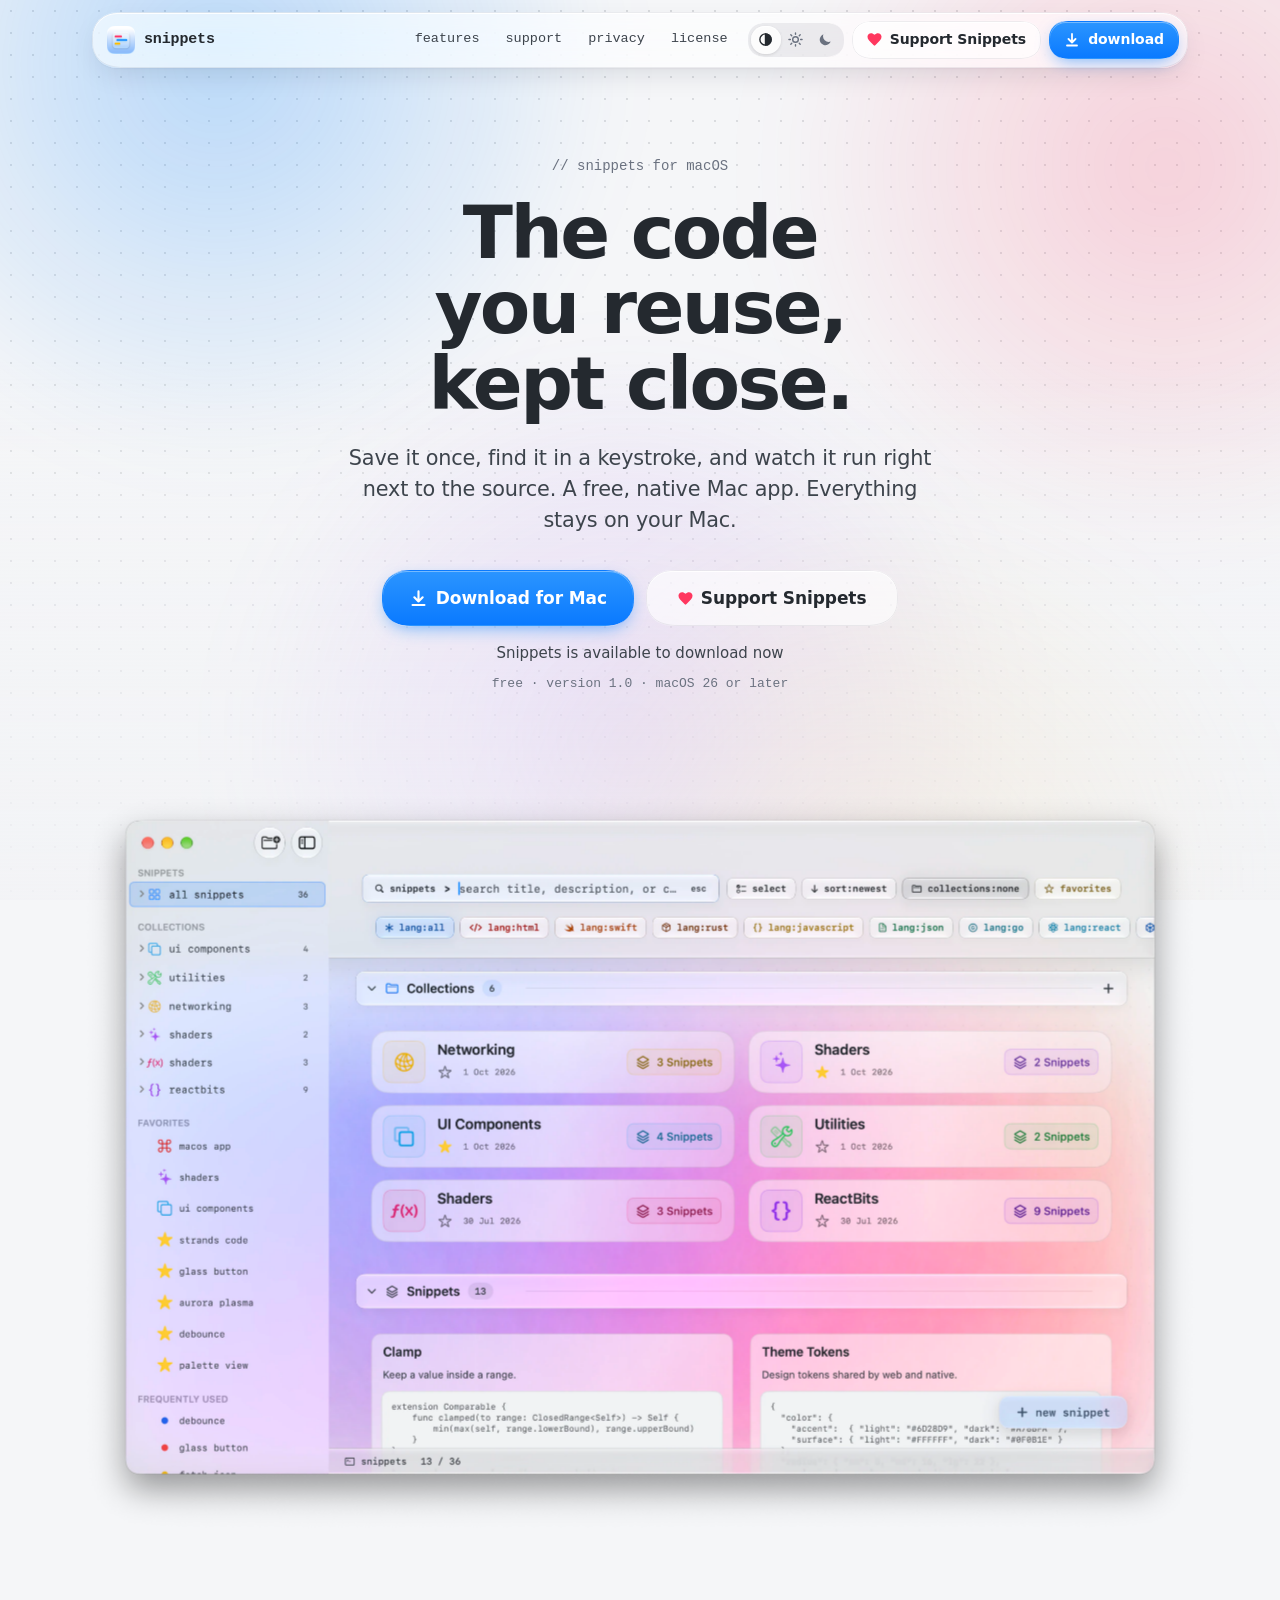
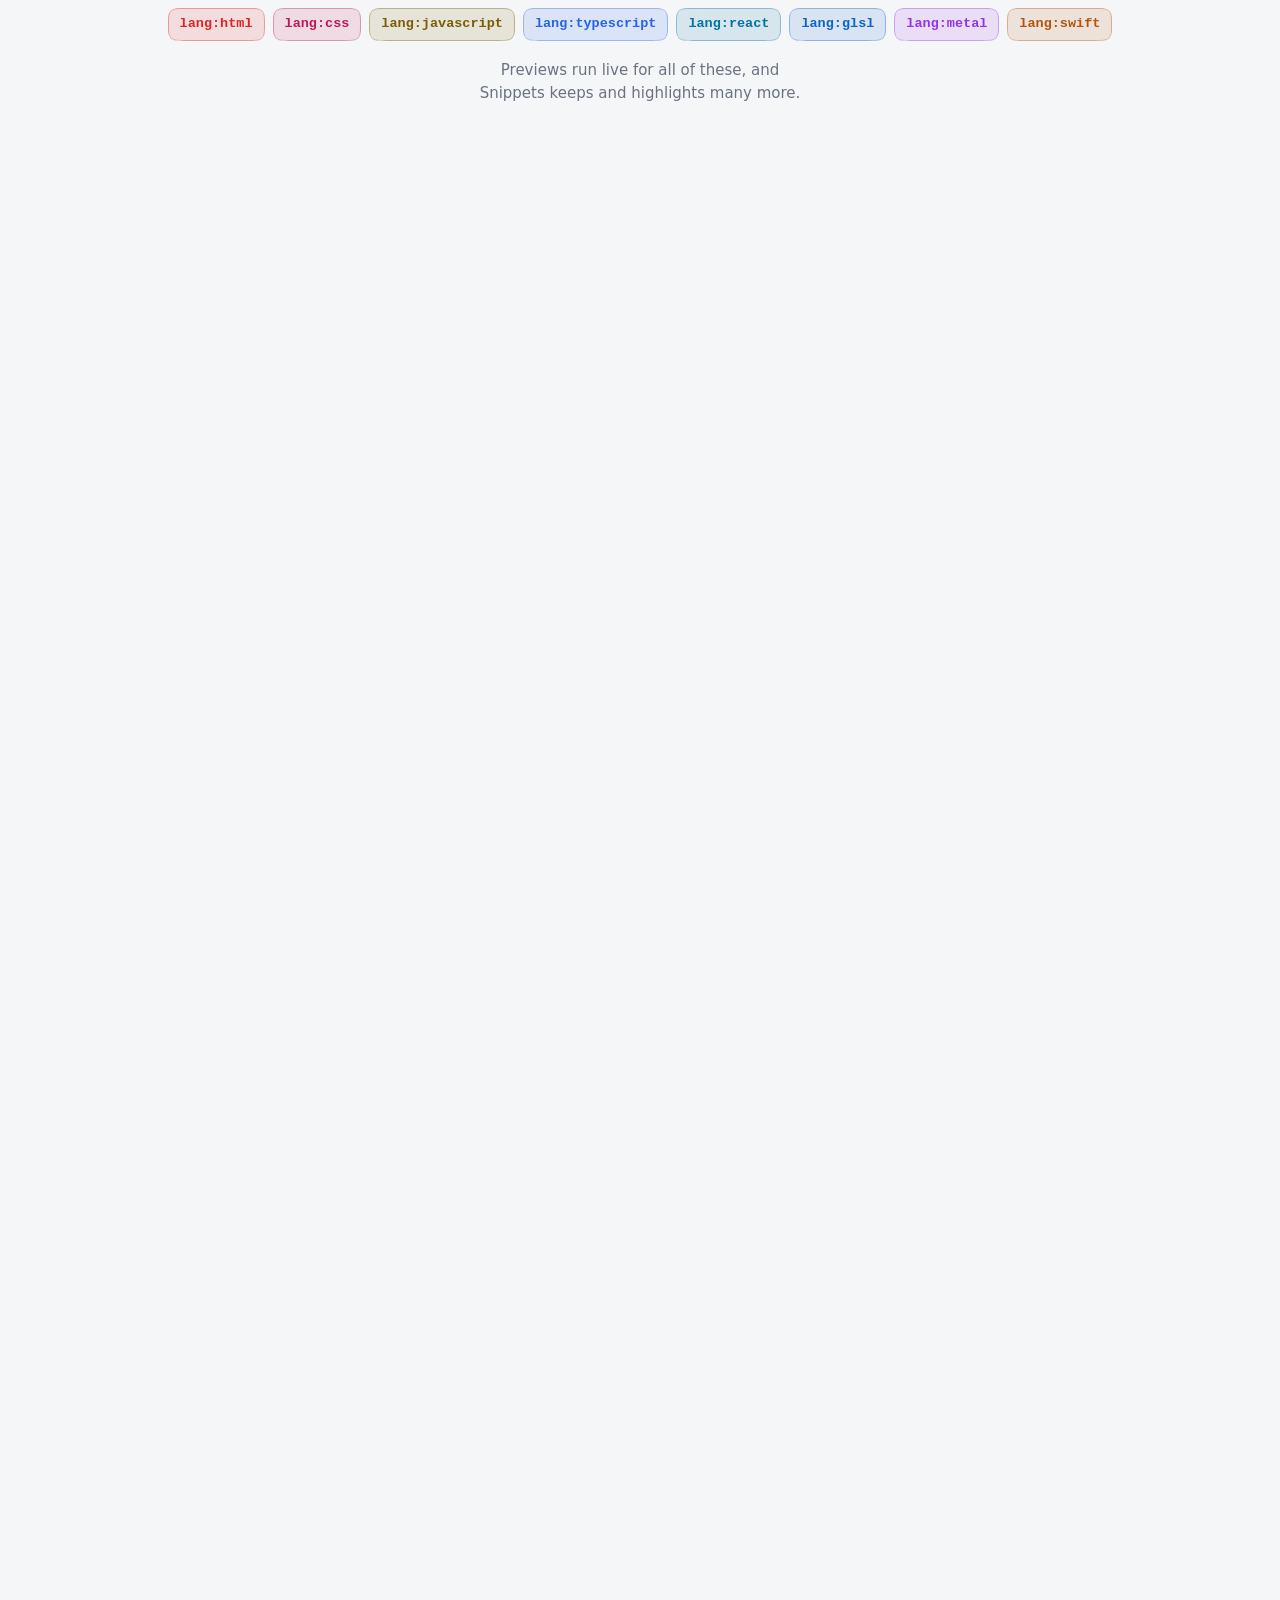
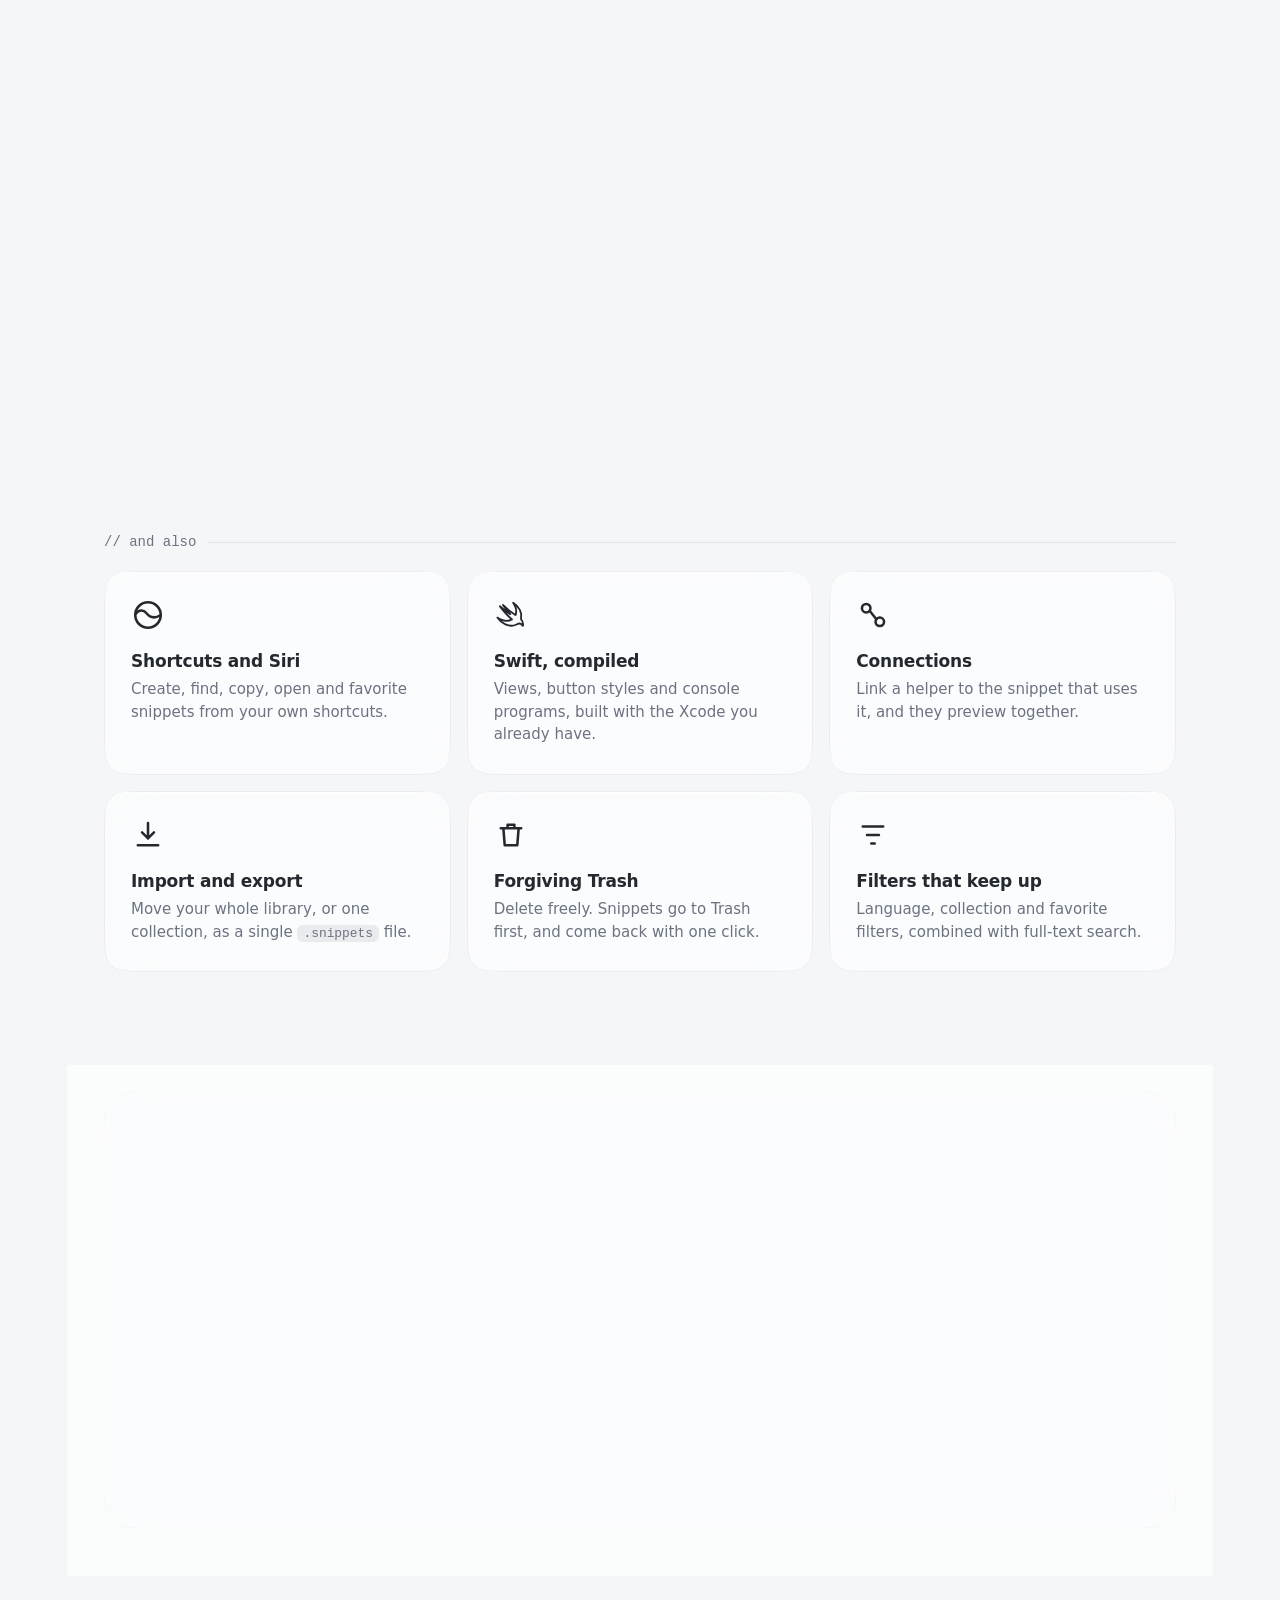
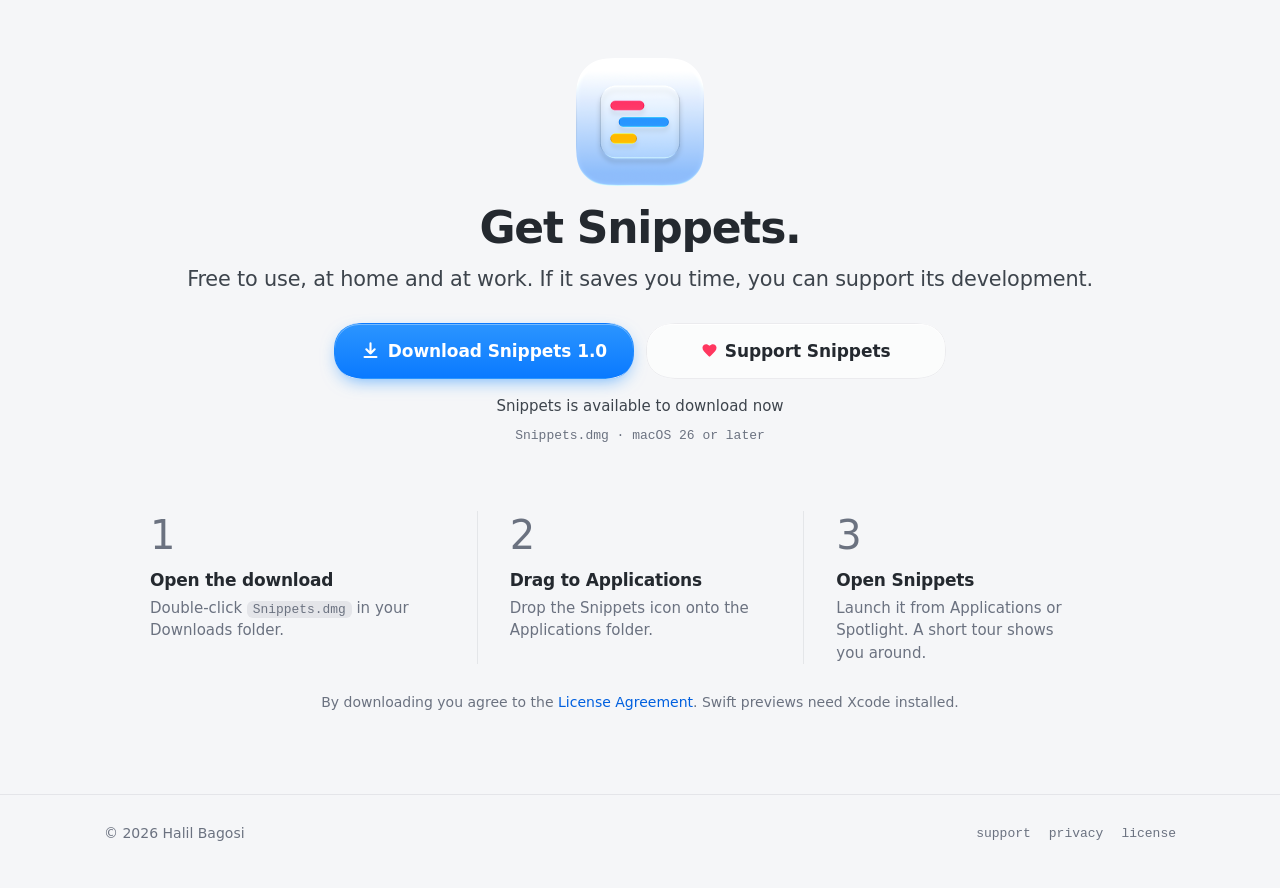
<file: snippets/index.html>
<!doctype html>
<html lang="en">
<head>
  <meta charset="utf-8">
  <title>Snippets</title>
  <meta http-equiv="refresh" content="0; url=/">
  <link rel="canonical" href="/">
  <script>location.replace("/" + location.hash)</script>
</head>
<body>
  <p><a href="/">Snippets has moved here.</a></p>
</body>
</html>
</file>
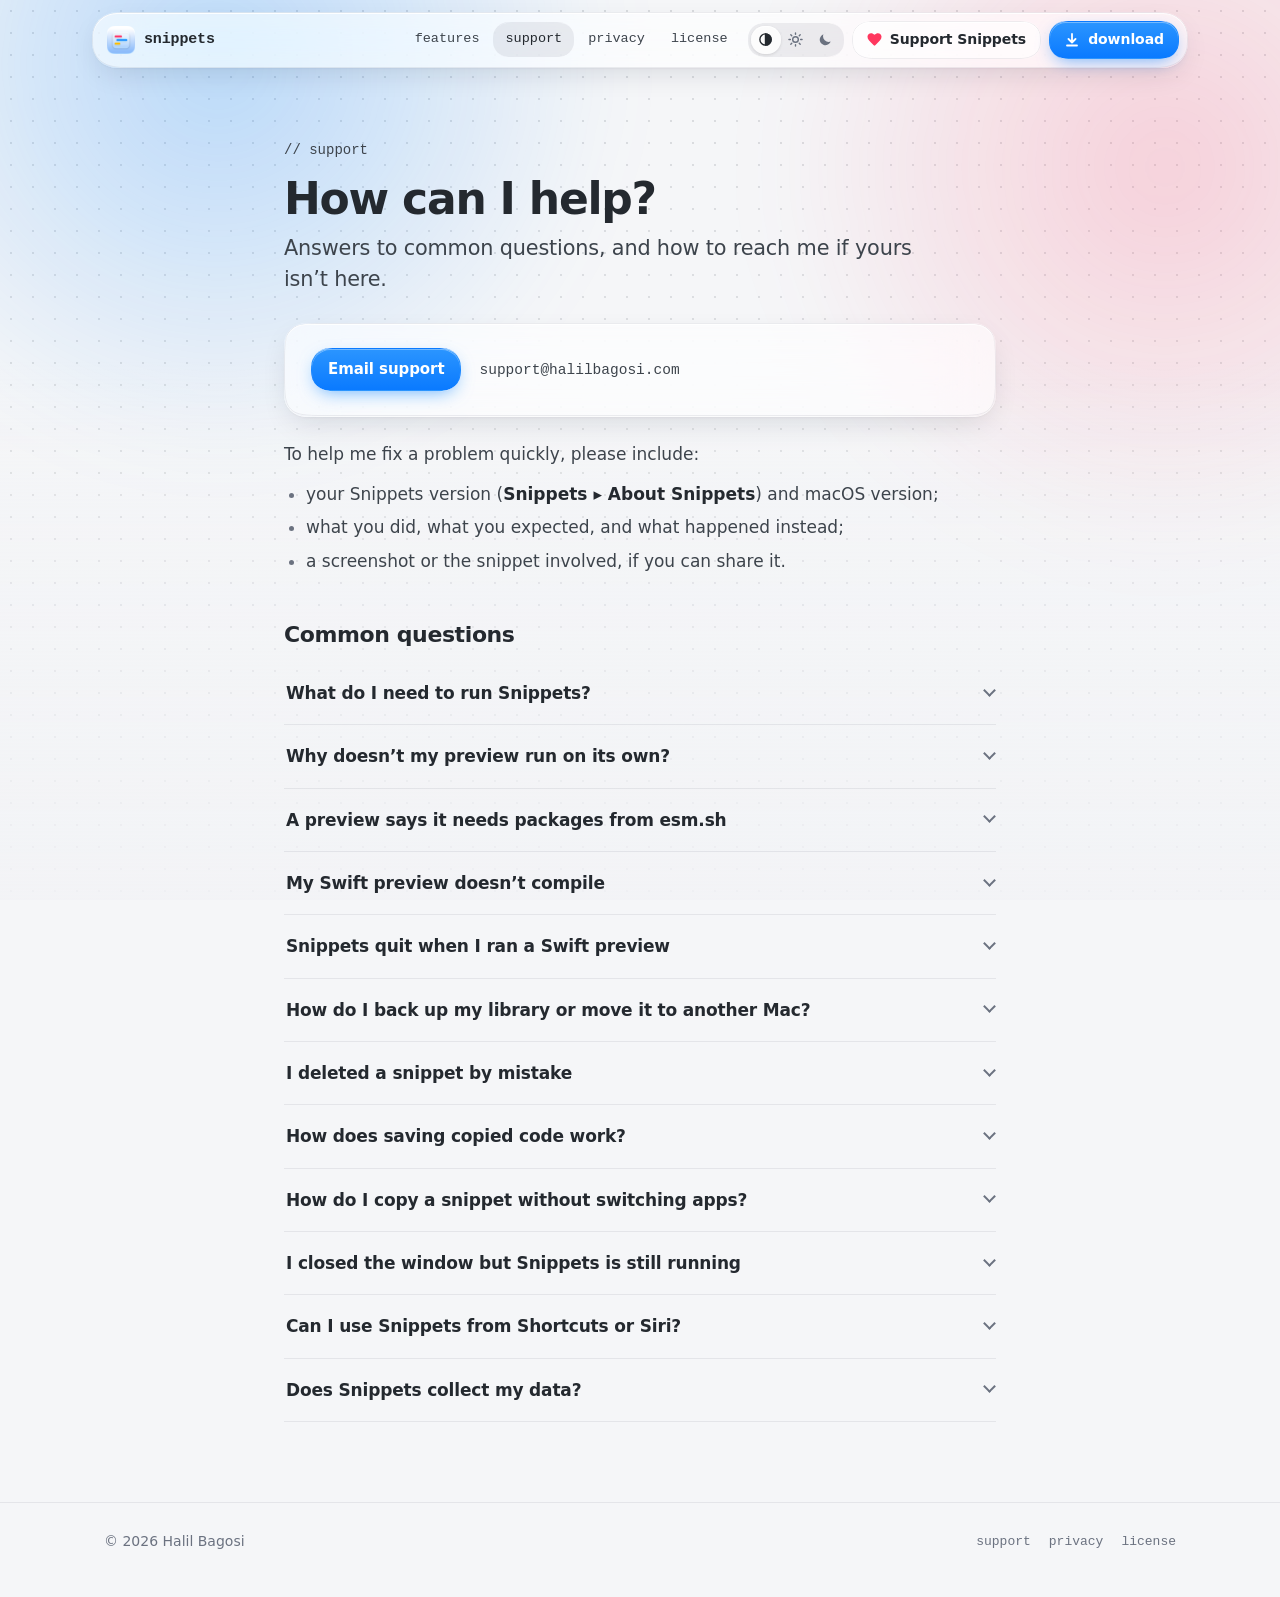
<file: support/index.html>
<!doctype html>
<html lang="en">
<head>
  <meta charset="utf-8">
  <meta name="viewport" content="width=device-width, initial-scale=1, viewport-fit=cover">
  <title>Snippets Support</title>
  <meta name="description" content="Get help with Snippets for macOS: answers to common questions and how to contact support.">
  <meta name="theme-color" content="#f5f6f8" media="(prefers-color-scheme: light)">
  <meta name="theme-color" content="#0e1014" media="(prefers-color-scheme: dark)">
  <link rel="icon" href="../icon-light.png" media="(prefers-color-scheme: light)">
  <link rel="icon" href="../icon-dark.png" media="(prefers-color-scheme: dark)">
  <link rel="stylesheet" href="../style.css?v=0638dbdf40">
  <script>try{var t=localStorage.getItem("theme");if(t==="light"||t==="dark")document.documentElement.dataset.theme=t}catch(e){}try{var n=navigator;if(/iPhone|iPad|iPod|Android/i.test(n.userAgent))document.documentElement.dataset.device="mobile"}catch(e){}</script>
  <script src="../site.js?v=f2ac265a15" defer></script>
</head>
<body>
  <div class="backdrop" aria-hidden="true">
    <div class="glow glow-a"></div>
    <div class="glow glow-b"></div>
  </div>

  <header class="nav glass">
    <a class="brand" href="../"><img class="theme-light" src="../icon-light.png" alt=""><img class="theme-dark" src="../icon-dark.png" alt="">snippets</a>
    <nav class="nav-links" aria-label="Site">
      <a href="../#features">features</a>
      <a href="../support/" aria-current="page">support</a>
      <a href="../privacy/">privacy</a>
      <a href="../license/">license</a>
    </nav>
    <div class="theme-toggle" role="group" aria-label="Appearance">
      <span class="thumb" aria-hidden="true"></span>
      <button type="button" data-choice="auto" aria-pressed="true" title="Match system"><svg viewBox="0 0 16 16" fill="none" stroke="currentColor" stroke-width="1.5"><circle cx="8" cy="8" r="6"/><path d="M8 2a6 6 0 0 1 0 12z" fill="currentColor"/></svg><span class="sr-only">Match system</span></button>
      <button type="button" data-choice="light" aria-pressed="false" title="Light"><svg viewBox="0 0 16 16" fill="none" stroke="currentColor" stroke-width="1.5" stroke-linecap="round"><circle cx="8" cy="8" r="3"/><path d="M8 1v1.5M8 13.5V15M1 8h1.5M13.5 8H15M3 3l1 1M12 12l1 1M3 13l1-1M12 4l1-1"/></svg><span class="sr-only">Light</span></button>
      <button type="button" data-choice="dark" aria-pressed="false" title="Dark"><svg viewBox="0 0 16 16" fill="currentColor"><path d="M13.5 10.2A6 6 0 0 1 5.8 2.5a6 6 0 1 0 7.7 7.7z"/></svg><span class="sr-only">Dark</span></button>
    </div>
    <a class="btn btn-glass btn-sponsor" href="https://github.com/sponsors/halilbagosi" target="_blank" rel="noopener"><svg viewBox="0 -.55 16 16" fill="currentColor" aria-hidden="true"><path d="M8 14.2 6.9 13.2C3 9.7.5 7.4.5 4.6.5 2.4 2.2.7 4.4.7c1.2 0 2.5.6 3.6 1.8C9.1 1.3 10.4.7 11.6.7c2.2 0 3.9 1.7 3.9 3.9 0 2.8-2.5 5.1-6.4 8.6z"/></svg><span>Support Snippets</span></a>
    <a class="btn btn-primary" href="https://github.com/halilbagosi/snippetsPage/releases/latest/download/Snippets.dmg"><svg viewBox="0 0 16 16" fill="none" stroke="currentColor" stroke-width="1.8" stroke-linecap="round" stroke-linejoin="round"><path d="M8 2v8.5M4.5 7 8 10.5 11.5 7M3 13.5h10"/></svg><span>download</span></a>
  </header>

  <main class="doc">
    <div class="wrap wrap-narrow">
      <p class="eyebrow reveal">// support</p>
      <h1 class="headline reveal">How can I help?</h1>
      <p class="lede reveal">Answers to common questions, and how to reach me if yours isn’t here.</p>

      <div class="card glass contact reveal">
        <a class="btn btn-primary" href="mailto:support@halilbagosi.com?subject=Snippets%20support">Email support</a>
        <p>support@halilbagosi.com</p>
      </div>
      <p class="reveal">To help me fix a problem quickly, please include:</p>
      <ul class="reveal">
        <li>your Snippets version (<strong>Snippets ▸ About Snippets</strong>) and macOS version;</li>
        <li>what you did, what you expected, and what happened instead;</li>
        <li>a screenshot or the snippet involved, if you can share it.</li>
      </ul>

      <h2 class="reveal">Common questions</h2>
      <div class="faq reveal">

      <details>
        <summary>What do I need to run Snippets?</summary>
        <p>A Mac running macOS 26 or later. To preview Swift snippets you also need Xcode
        installed. Snippets finds the Swift compiler through <code>xcrun</code>, so it uses
        whichever Xcode <code>xcode-select</code> points to.</p>
      </details>

      <details>
        <summary>Why doesn’t my preview run on its own?</summary>
        <p>Previewing a snippet runs its code, so by default Snippets waits for you to press
        <strong>Run</strong>. To run web and Metal previews automatically, turn on
        <strong>Run Previews Automatically</strong> in <strong>Settings ▸ Preferences</strong>.
        Swift previews always wait for you to press Run, whatever the setting says.</p>
      </details>

      <details>
        <summary>A preview says it needs packages from esm.sh</summary>
        <p>Web snippets that import npm packages (such as framer-motion or gsap) load them from
        esm.sh. Snippets asks you first, separately for each snippet, with a banner naming the
        packages. Allow it to run the preview. This is the only way a preview reaches the
        internet, and it needs a connection.</p>
      </details>

      <details>
        <summary>My Swift preview doesn’t compile</summary>
        <ul>
          <li>Only macOS code works. UIKit and iOS-only APIs won’t compile.</li>
          <li>A view must be creatable with no arguments. If yours needs arguments, add a
          <code>#Preview { … }</code> block that creates it.</li>
          <li>A type from another snippet is only found if that snippet is one of this snippet’s
          <strong>connections</strong> (editor ▸ connections).</li>
          <li>Errors point at the line, e.g. <code>snippet:12:5</code>. Common mistakes come with
          a hint.</li>
        </ul>
      </details>

      <details>
        <summary>Snippets quit when I ran a Swift preview</summary>
        <p>A SwiftUI view preview runs inside Snippets itself, so a crash in the view, such as
        force-unwrapping <code>nil</code>, takes the app down with it. Your library is safe;
        reopen Snippets and fix the code. Console programs run separately, so a crash there only
        ends that run.</p>
      </details>

      <details>
        <summary>How do I back up my library or move it to another Mac?</summary>
        <p>Choose <strong>File ▸ Export Library…</strong> (⇧⌘E) to save every snippet, with its
        collections, connections, preview settings and media, to one <code>.snippets</code> file.
        On the other Mac, choose <strong>File ▸ Import Snippets…</strong> (⇧⌘I) or just open the
        file. If a snippet already exists, you can skip it, replace it, or stop.</p>
      </details>

      <details>
        <summary>I deleted a snippet by mistake</summary>
        <p>Deleted snippets go to <strong>Trash</strong> in the sidebar first. Open Trash and
        restore it from there.</p>
      </details>

      <details>
        <summary>How does saving copied code work?</summary>
        <p>Turn on <strong>Offer to Save Copied Code</strong> in <strong>Settings ▸
        Preferences</strong>. When you copy something in another app that looks like code,
        Snippets offers to save it. It ignores anything password managers and other apps mark
        as private, and it saves nothing unless you choose to.</p>
      </details>

      <details>
        <summary>How do I copy a snippet without switching apps?</summary>
        <p>Click the scissors icon in the menu bar. Type to search, use ↑ and ↓ to choose, and
        press ⏎ to copy. ⌘1–⌘4 switch between Favorites, Frequent, Recent and All, and ⌘⏎ opens
        the snippet in the main window.</p>
      </details>

      <details>
        <summary>I closed the window but Snippets is still running</summary>
        <p>That’s intended: Snippets stays in the menu bar so quick copy keeps working. To quit,
        open the menu bar panel and click <strong>Quit</strong> in its footer, or press ⌘Q while
        Snippets is the active app.</p>
      </details>

      <details>
        <summary>Can I use Snippets from Shortcuts or Siri?</summary>
        <p>Yes. Snippets offers actions to create, find, copy, open and favorite snippets. Find
        them in the Shortcuts app under Snippets.</p>
      </details>

      <details>
        <summary>Does Snippets collect my data?</summary>
        <p>No. Everything stays on your Mac. See the <a href="../privacy/">Privacy Policy</a>.</p>
      </details>
      </div>
    </div>
  </main>

  <footer class="site-footer">
    <div class="wrap">
      <span>© 2026 Halil Bagosi</span>
      <nav aria-label="Footer">
        <a href="../support/">support</a>
        <a href="../privacy/">privacy</a>
        <a href="../license/">license</a>
      </nav>
    </div>
  </footer>
</body>
</html>
</file>
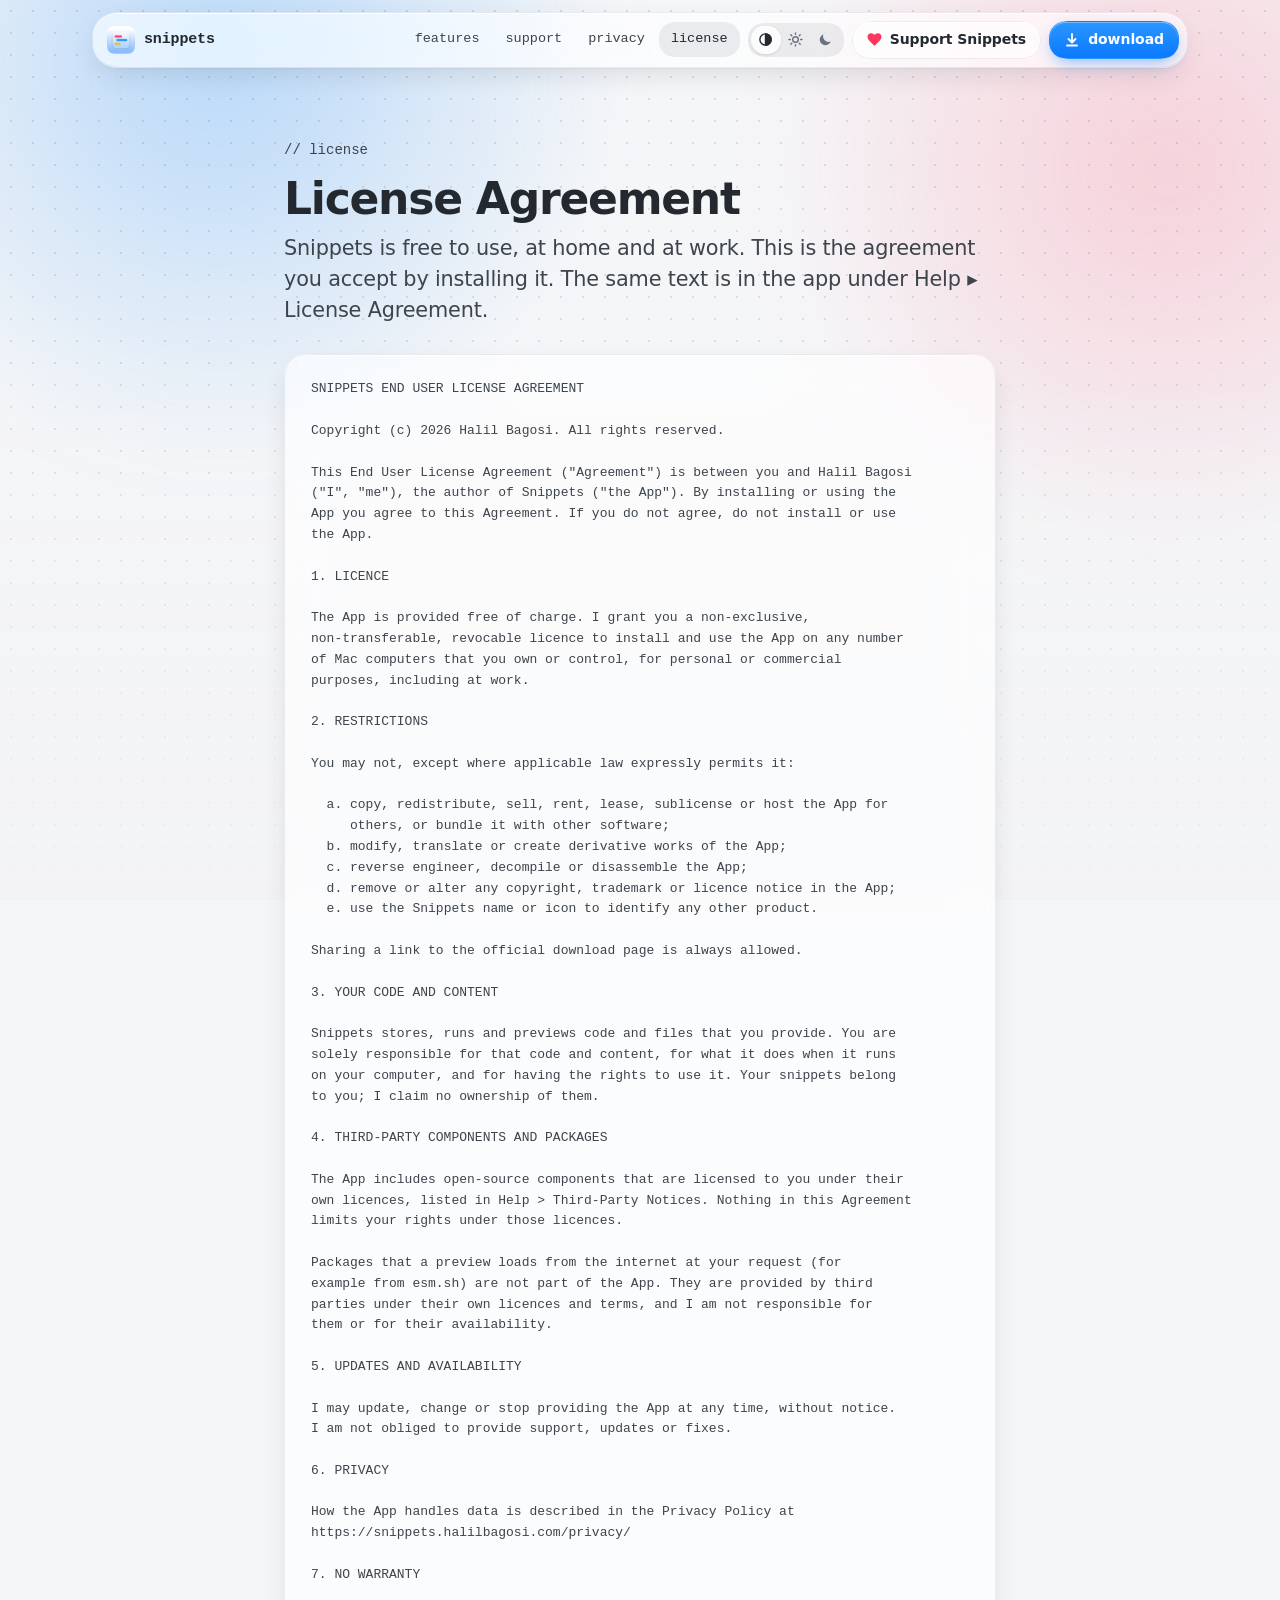
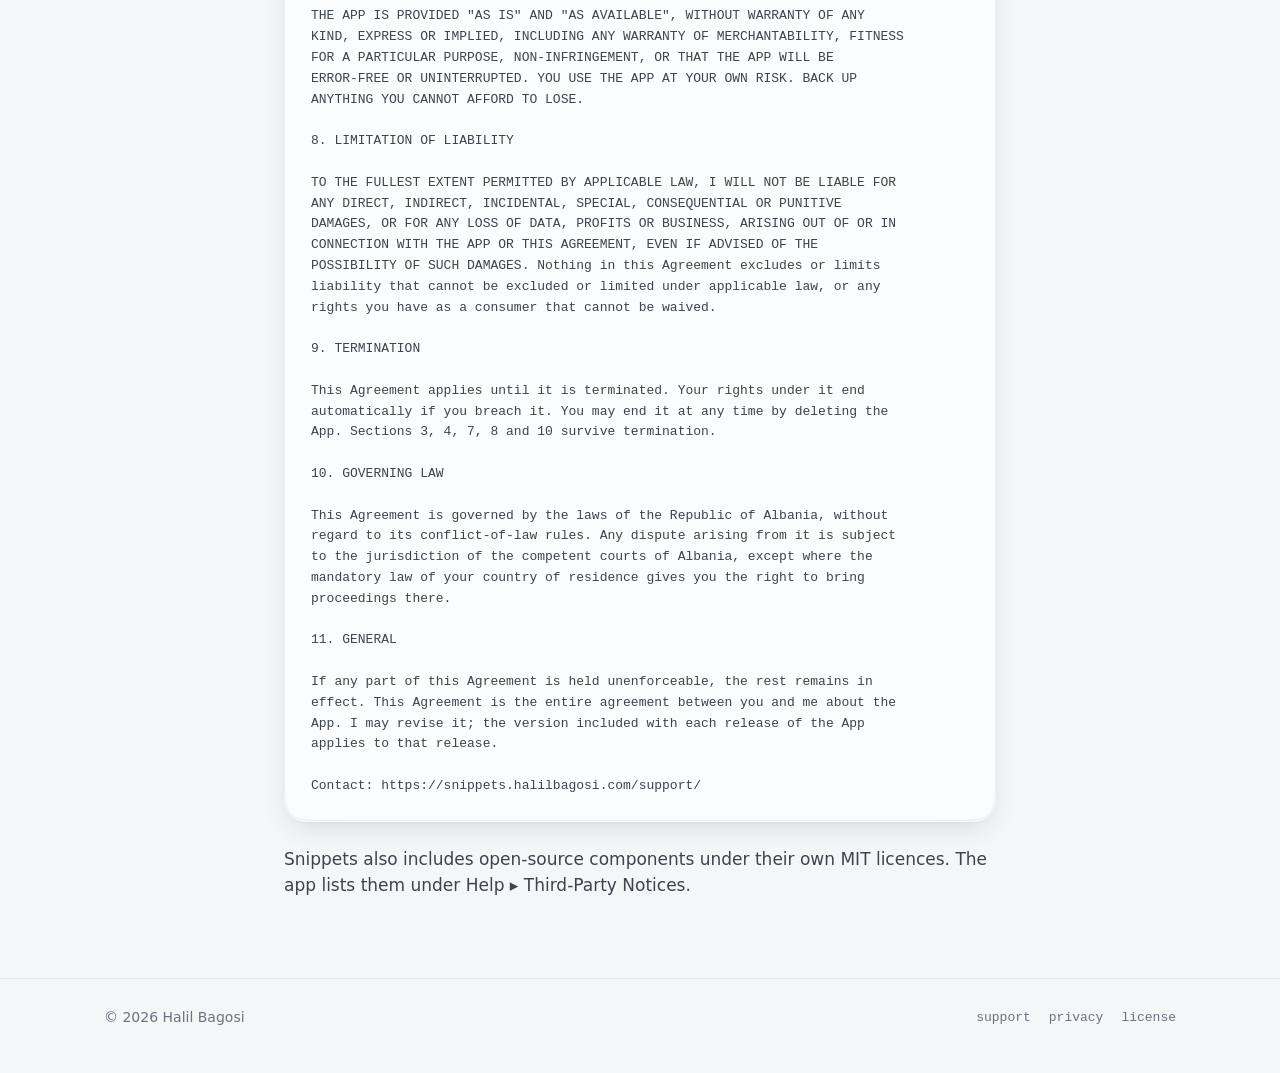
<file: snippets/license/index.html>
<!doctype html>
<html lang="en">
<head>
  <meta charset="utf-8">
  <title>Snippets</title>
  <meta http-equiv="refresh" content="0; url=/license/">
  <link rel="canonical" href="/license/">
  <script>location.replace("/license/" + location.hash)</script>
</head>
<body>
  <p><a href="/license/">Snippets has moved here.</a></p>
</body>
</html>
</file>
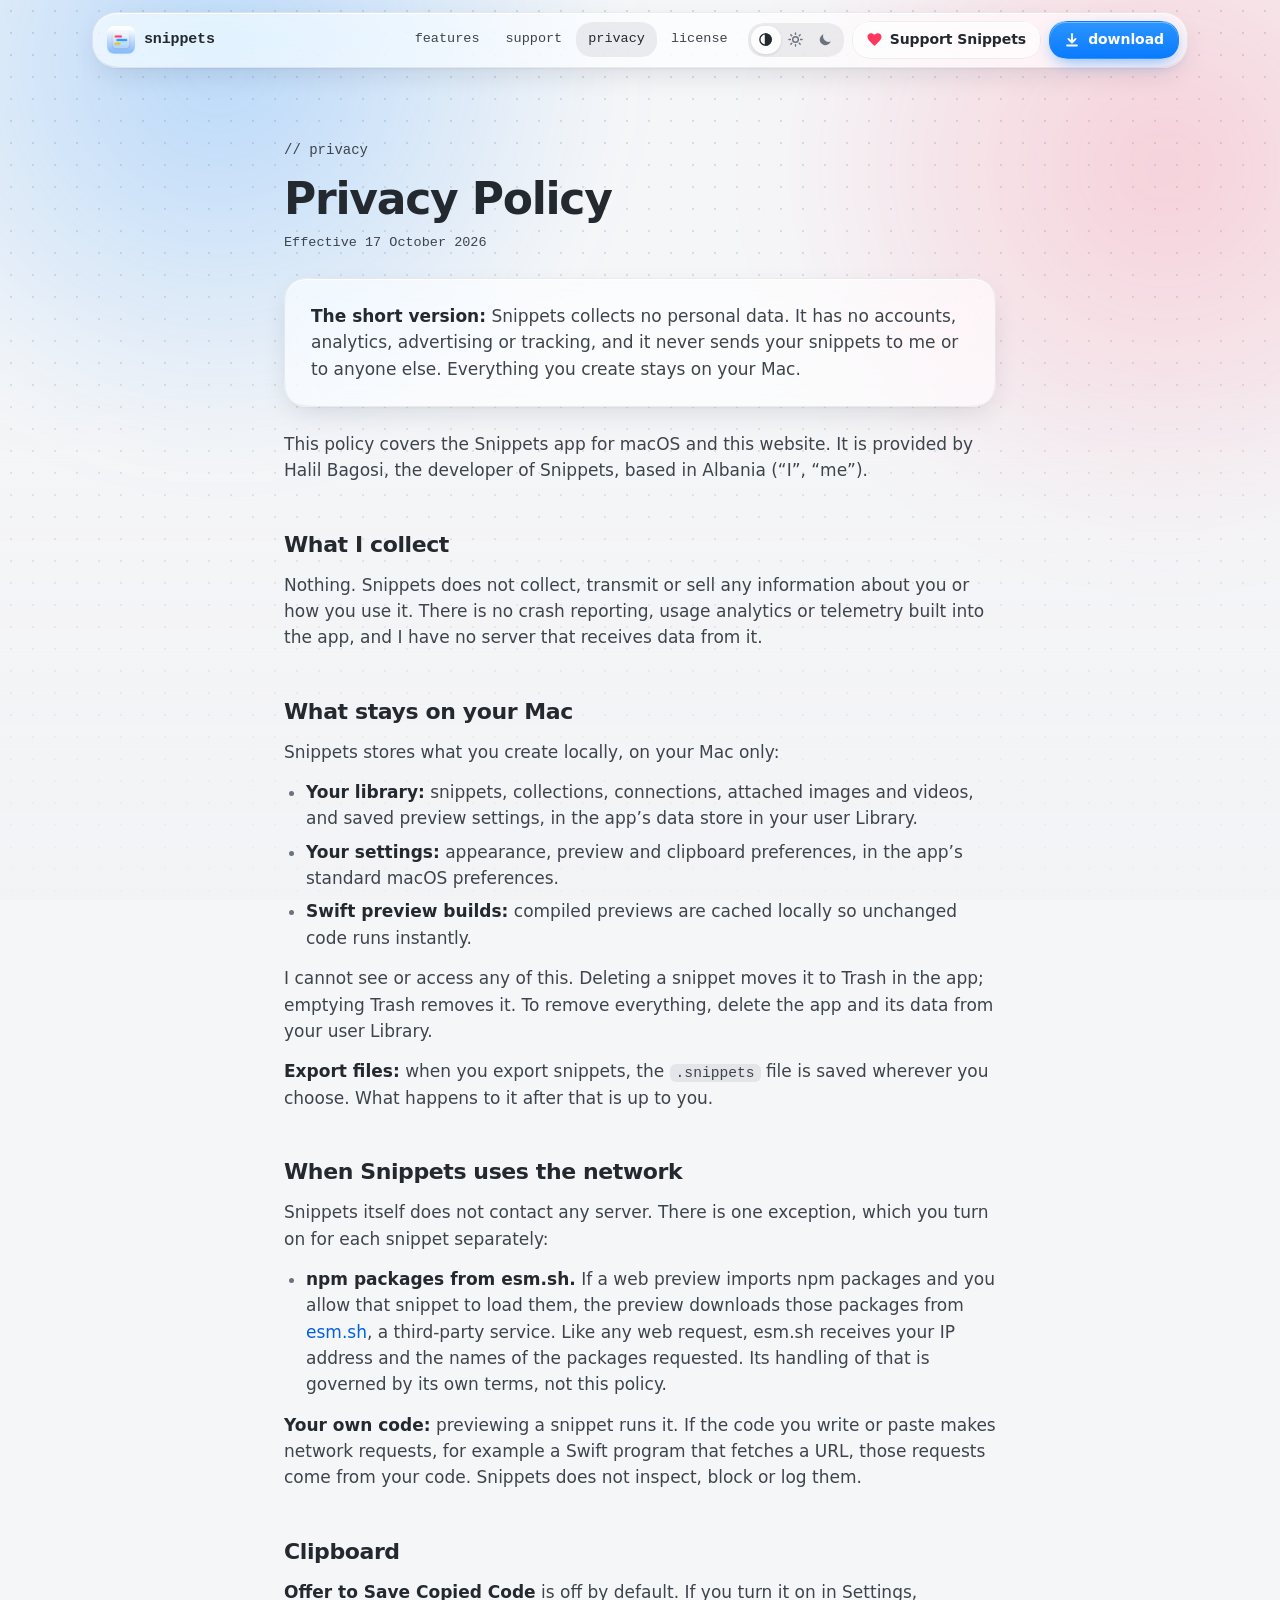
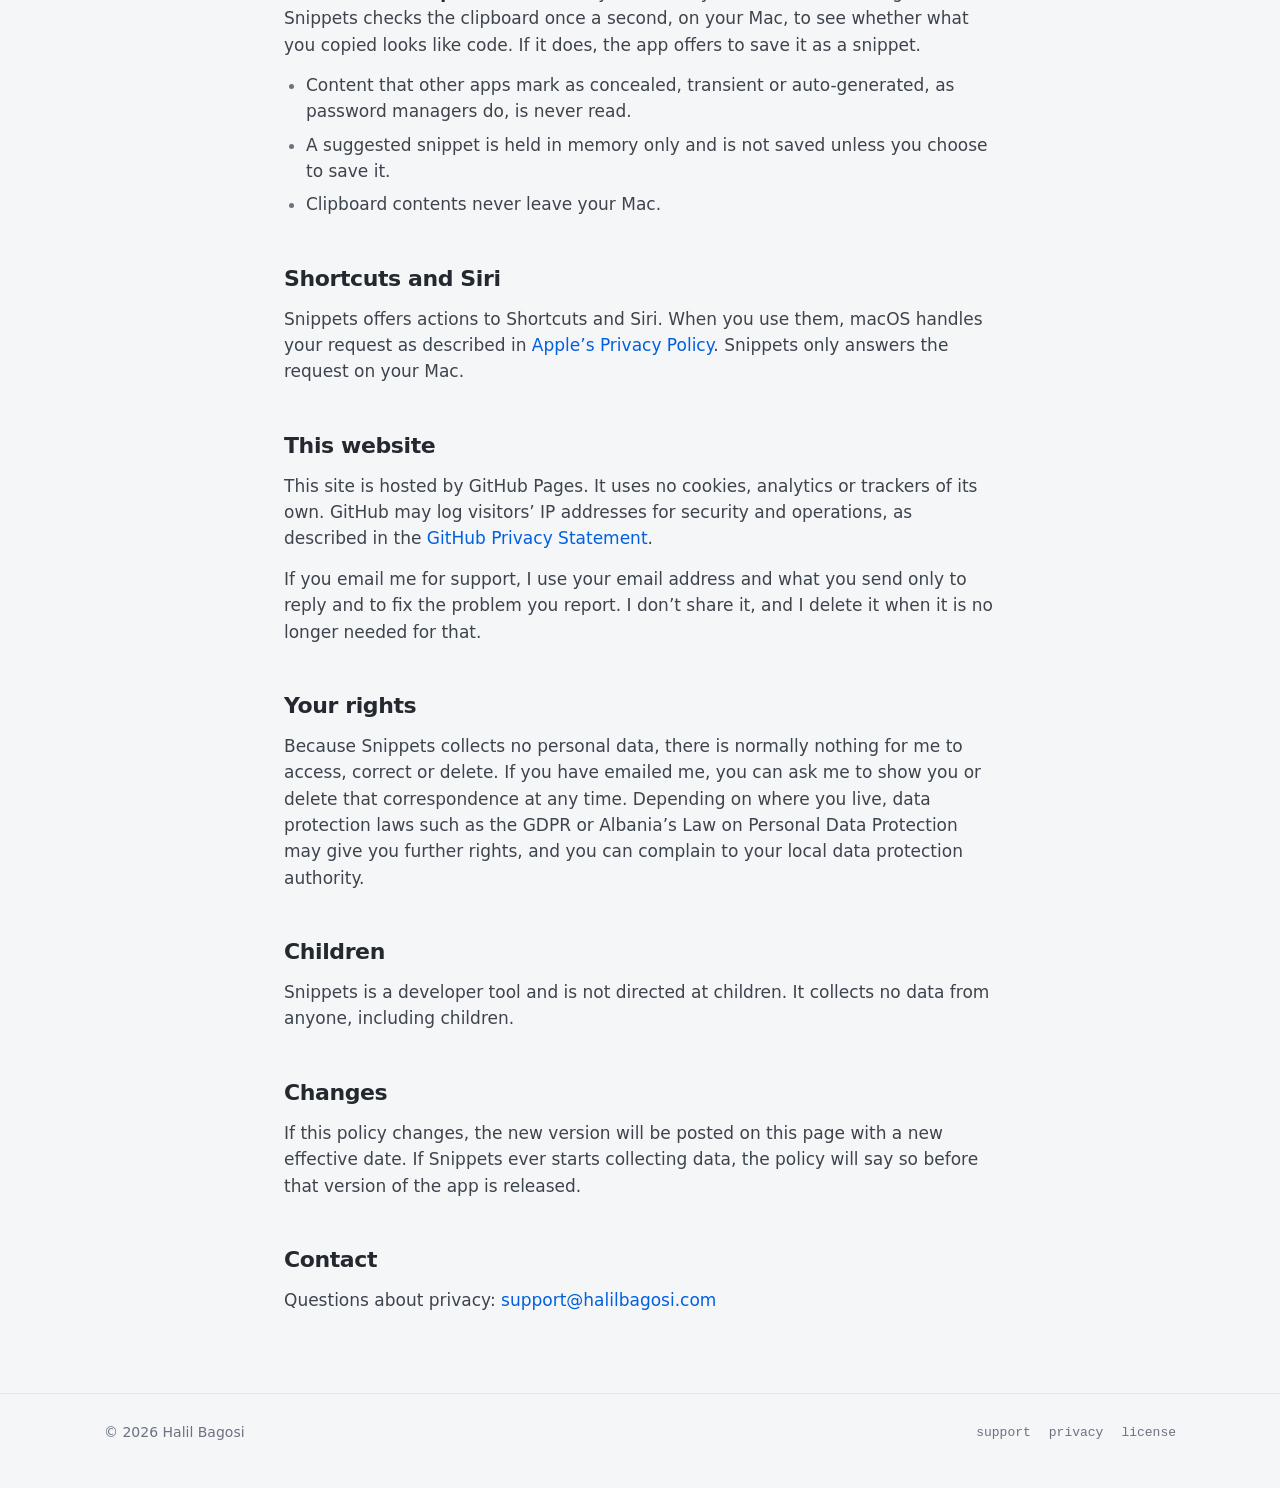
<file: snippets/privacy/index.html>
<!doctype html>
<html lang="en">
<head>
  <meta charset="utf-8">
  <title>Snippets</title>
  <meta http-equiv="refresh" content="0; url=/privacy/">
  <link rel="canonical" href="/privacy/">
  <script>location.replace("/privacy/" + location.hash)</script>
</head>
<body>
  <p><a href="/privacy/">Snippets has moved here.</a></p>
</body>
</html>
</file>
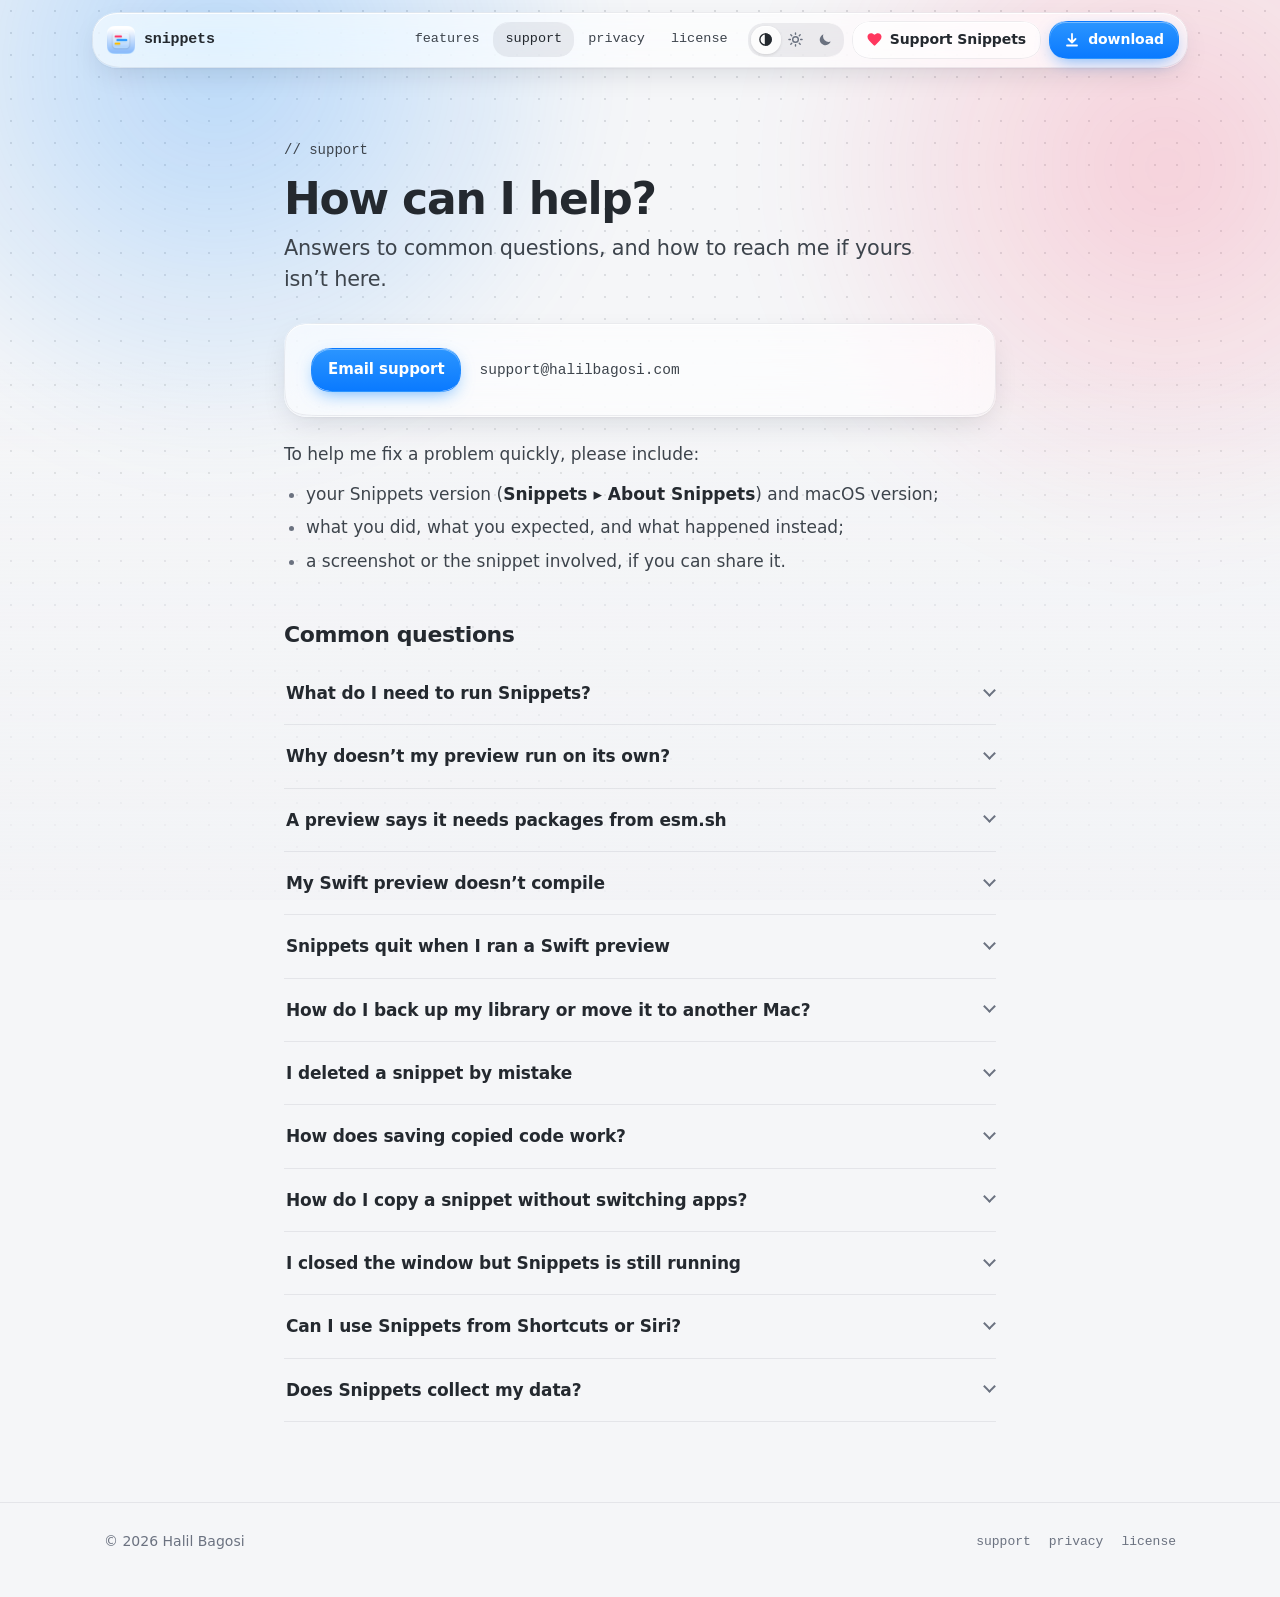
<file: snippets/support/index.html>
<!doctype html>
<html lang="en">
<head>
  <meta charset="utf-8">
  <title>Snippets</title>
  <meta http-equiv="refresh" content="0; url=/support/">
  <link rel="canonical" href="/support/">
  <script>location.replace("/support/" + location.hash)</script>
</head>
<body>
  <p><a href="/support/">Snippets has moved here.</a></p>
</body>
</html>
</file>
<file: style.css>
/* Snippets site — mirrors the app's design system
   (Sources/Snippets/DesignSystem, Services/Theme.swift): the canvas and dot
   grid, drifting colour glows, glass surfaces with a white hairline rim,
   `// section` monospace labels and lowercase `lang:` chips.

   Theme: follows the system unless the visitor picks one; site.js sets
   [data-theme] on <html> before first paint. */

/* ───────────── Tokens ───────────── */

:root {
  color-scheme: light;

  /* Theme.swift canvas / canvasDeep / text */
  --canvas: #f5f6f8;
  --canvas-deep: #f1f2f5;
  --text: #24292f;
  --text-2: #3d444c;
  --text-3: #6b7280;
  --accent: #0a84ff;
  --accent-ink: #0060df;
  --pink: #ff375f;
  --yellow: #ffbd3b;
  --purple: #a855f7;

  /* Glass (DSGlassModifier): material + white rim + soft drop shadow */
  --glass: rgba(255, 255, 255, 0.62);
  --glass-strong: rgba(255, 255, 255, 0.82);
  --glass-rim: rgba(255, 255, 255, 0.9);
  --glass-edge: rgba(15, 23, 42, 0.07);
  --glass-shadow: 0 1px 2px rgba(15, 23, 42, 0.04), 0 10px 30px -8px rgba(15, 23, 42, 0.14);
  --well: rgba(255, 255, 255, 0.55);
  --code-bg: #ffffff;

  --dot: rgba(15, 23, 42, 0.12);
  --glow-a: rgba(10, 132, 255, 0.26);
  --glow-b: rgba(255, 55, 95, 0.2);
  --glow-c: rgba(168, 85, 247, 0.2);
  --glow-d: rgba(255, 189, 59, 0.18);

  /* DSRadius */
  --r-sm: 8px;
  --r-md: 16px;
  --r-lg: 22px;
  --r-xl: 28px;

  --font: -apple-system, BlinkMacSystemFont, "SF Pro Text", "SF Pro Display", system-ui, sans-serif;
  --mono: ui-monospace, "SF Mono", SFMono-Regular, Menlo, monospace;

  /* DSMotion springs as CSS linear() curves (generated, settle ≈ duration). */
  --spring-reveal: linear(0, 0.0194, 0.0685, 0.1362, 0.2141, 0.2962, 0.3782, 0.4571, 0.531, 0.5988, 0.6599, 0.7143, 0.7619, 0.8033, 0.8388, 0.8691, 0.8946, 0.9159, 0.9336, 0.9482, 0.9601, 0.9697, 0.9774, 0.9834, 0.9882, 0.9919, 0.9948, 0.9969, 0.9985, 0.9996, 1.0004, 1.0009, 1.0013, 1.0014, 1.0015, 1.0015, 1.0015, 1.0014, 1.0012, 1.0011, 1);
  --spring-reveal-d: 460ms;
  --spring-page: linear(0, 0.0122, 0.0442, 0.09, 0.145, 0.2055, 0.2687, 0.3324, 0.3949, 0.4553, 0.5125, 0.5661, 0.6159, 0.6615, 0.7032, 0.7408, 0.7747, 0.8049, 0.8318, 0.8556, 0.8766, 0.8949, 0.9109, 0.9248, 0.9368, 0.9472, 0.9561, 0.9636, 0.9701, 0.9756, 0.9802, 0.984, 0.9873, 0.9899, 0.9922, 0.994, 0.9955, 0.9967, 0.9976, 0.9984, 1);
  --spring-page-d: 900ms;
  --spring-pop: linear(0, 0.023, 0.0791, 0.1537, 0.2368, 0.3217, 0.404, 0.4813, 0.5521, 0.6157, 0.6722, 0.7218, 0.7648, 0.8019, 0.8338, 0.8609, 0.8839, 0.9034, 0.9197, 0.9335, 0.9449, 0.9545, 0.9625, 0.9691, 0.9746, 0.9791, 0.9829, 0.986, 0.9885, 0.9906, 0.9923, 0.9937, 0.9949, 0.9958, 0.9966, 0.9972, 0.9977, 0.9982, 0.9985, 0.9988, 1);
  --spring-pop-d: 330ms;
  --ease-out: cubic-bezier(0.22, 1, 0.36, 1);
}

/* Dark: the app's own dark canvas. Applied by system preference unless the
   visitor chose light, or always when they chose dark. */
@media (prefers-color-scheme: dark) {
  :root:not([data-theme="light"]) {
    color-scheme: dark;
    --canvas: #0e1014;
    --canvas-deep: #090b0e;
    --text: #e6edf3;
    --text-2: #c2cad3;
    --text-3: #949ca6;
    --accent: #0a84ff;
    --accent-ink: #4aa3ff;
    --glass: rgba(28, 33, 40, 0.55);
    --glass-strong: rgba(24, 28, 34, 0.78);
    --glass-rim: rgba(255, 255, 255, 0.14);
    --glass-edge: rgba(255, 255, 255, 0.06);
    --glass-shadow: 0 1px 2px rgba(0, 0, 0, 0.3), 0 14px 40px -10px rgba(0, 0, 0, 0.55);
    --well: rgba(10, 12, 16, 0.6);
    --code-bg: #0a0b0d;
    --dot: rgba(255, 255, 255, 0.075);
    --glow-a: rgba(10, 132, 255, 0.2);
    --glow-b: rgba(255, 55, 95, 0.15);
    --glow-c: rgba(168, 85, 247, 0.17);
    --glow-d: rgba(255, 189, 59, 0.1);
  }
}
:root[data-theme="dark"] {
  color-scheme: dark;
  --canvas: #0e1014;
  --canvas-deep: #090b0e;
  --text: #e6edf3;
  --text-2: #c2cad3;
  --text-3: #949ca6;
  --accent: #0a84ff;
  --accent-ink: #4aa3ff;
  --glass: rgba(28, 33, 40, 0.55);
  --glass-strong: rgba(24, 28, 34, 0.78);
  --glass-rim: rgba(255, 255, 255, 0.14);
  --glass-edge: rgba(255, 255, 255, 0.06);
  --glass-shadow: 0 1px 2px rgba(0, 0, 0, 0.3), 0 14px 40px -10px rgba(0, 0, 0, 0.55);
  --well: rgba(10, 12, 16, 0.6);
  --code-bg: #0a0b0d;
  --dot: rgba(255, 255, 255, 0.075);
  --glow-a: rgba(10, 132, 255, 0.2);
  --glow-b: rgba(255, 55, 95, 0.15);
  --glow-c: rgba(168, 85, 247, 0.17);
  --glow-d: rgba(255, 189, 59, 0.1);
}

/* Light/dark media: an element marked .theme-light shows only in light,
   .theme-dark only in dark. Hidden <img loading=lazy> never downloads. */
@media (prefers-color-scheme: light) {
  :root:not([data-theme="dark"]) .theme-dark { display: none !important; }
}
@media (prefers-color-scheme: dark) {
  :root:not([data-theme="light"]) .theme-light { display: none !important; }
}
:root[data-theme="light"] .theme-dark { display: none !important; }
:root[data-theme="dark"] .theme-light { display: none !important; }

/* ───────────── Base ───────────── */

*, *::before, *::after { box-sizing: border-box; }

html {
  -webkit-text-size-adjust: 100%;
  scroll-behavior: smooth;
  scroll-padding-top: 96px;
}

body {
  margin: 0;
  min-height: 100vh;
  background: var(--canvas);
  color: var(--text);
  font-family: var(--font);
  font-size: 17px;
  line-height: 1.55;
  -webkit-font-smoothing: antialiased;
  overflow-x: hidden;
  transition: background-color 300ms var(--ease-out), color 300ms var(--ease-out);
}

a { color: var(--accent-ink); text-decoration: none; }
a:hover { text-decoration: underline; text-underline-offset: 3px; }

img, video { display: block; max-width: 100%; }

:focus-visible {
  outline: 2px solid var(--accent);
  outline-offset: 3px;
  border-radius: 6px;
}

.wrap {
  width: 100%;
  max-width: 1120px;
  margin: 0 auto;
  padding: 0 24px;
}
.wrap-narrow { max-width: 760px; }

.sr-only {
  position: absolute; width: 1px; height: 1px; overflow: hidden;
  clip: rect(0 0 0 0); white-space: nowrap;
}

/* ───────────── Backdrop: canvas, dot grid, drifting glows ───────────── */

.backdrop {
  position: fixed;
  inset: 0;
  z-index: -1;
  pointer-events: none;
  overflow: hidden;
}
.backdrop::before {          /* dot grid (DotGridBackground: 22pt, 1.4pt dots) */
  content: "";
  position: absolute;
  inset: 0;
  background-image: radial-gradient(circle at center, var(--dot) 0.8px, transparent 1.2px);
  background-size: 22px 22px;
  -webkit-mask-image: linear-gradient(to bottom, #000 0%, rgba(0, 0, 0, 0.85) 55%, rgba(0, 0, 0, 0.35) 100%);
          mask-image: linear-gradient(to bottom, #000 0%, rgba(0, 0, 0, 0.85) 55%, rgba(0, 0, 0, 0.35) 100%);
}
.backdrop::after {           /* canvas → canvasDeep fade */
  content: "";
  position: absolute;
  inset: 0;
  background: linear-gradient(to bottom, transparent 40%, var(--canvas-deep));
  opacity: 0.6;
}

.glow {
  position: absolute;
  width: 62vmax;
  height: 62vmax;
  border-radius: 50%;
  filter: blur(40px);
  will-change: transform;
  transition: background 300ms var(--ease-out);
}
.glow-a { background: radial-gradient(closest-side, var(--glow-a), transparent); top: -26vmax; left: -14vmax; animation: drift-a 64s ease-in-out infinite alternate; }
.glow-b { background: radial-gradient(closest-side, var(--glow-b), transparent); top: -18vmax; right: -22vmax; animation: drift-b 78s ease-in-out infinite alternate; }
.glow-c { background: radial-gradient(closest-side, var(--glow-c), transparent); top: 38vh; left: 18vw; animation: drift-c 92s ease-in-out infinite alternate; }
.glow-d { background: radial-gradient(closest-side, var(--glow-d), transparent); bottom: -30vmax; right: 0; animation: drift-d 70s ease-in-out infinite alternate; }

/* Slow, small drifts — the app's glows move at ~0.07 Hz; these are slower. */
@keyframes drift-a { to { transform: translate3d(14vw, 10vh, 0) scale(1.08); } }
@keyframes drift-b { to { transform: translate3d(-12vw, 14vh, 0) scale(0.94); } }
@keyframes drift-c { to { transform: translate3d(-16vw, -8vh, 0) scale(1.1); } }
@keyframes drift-d { to { transform: translate3d(-18vw, -12vh, 0) scale(1.05); } }

/* ───────────── Glass ───────────── */

.glass {
  background: var(--glass);
  -webkit-backdrop-filter: blur(24px) saturate(170%);
          backdrop-filter: blur(24px) saturate(170%);
  border: 1px solid var(--glass-edge);
  box-shadow: inset 0 1px 0 var(--glass-rim), var(--glass-shadow);
  border-radius: var(--r-lg);
}

/* ───────────── Navigation: floating glass capsule ───────────── */

.nav {
  position: sticky;
  top: 12px;
  z-index: 50;
  margin: 12px auto 0;
  width: calc(100% - 24px);
  max-width: 1096px;
  display: flex;
  align-items: center;
  gap: 8px;
  padding: 8px 8px 8px 14px;
  border-radius: 999px;
  transition: background-color 250ms var(--ease-out), box-shadow 250ms var(--ease-out);
}
.nav.is-scrolled { background: var(--glass-strong); }

.brand {
  display: flex;
  align-items: center;
  gap: 9px;
  color: var(--text);
  font-family: var(--mono);
  font-size: 15px;
  font-weight: 600;
  letter-spacing: -0.01em;
  margin-right: auto;
}
.brand:hover { text-decoration: none; }
.brand img { width: 28px; height: 28px; }

.nav-links { display: flex; gap: 2px; }
.nav-links a {
  font-family: var(--mono);
  font-size: 13.5px;
  color: var(--text-2);
  padding: 7px 12px;
  border-radius: 999px;
  transition: background-color 140ms ease-out, color 140ms ease-out;
}
.nav-links a:hover { text-decoration: none; background: var(--glass-edge); color: var(--text); }
.nav-links a[aria-current="page"] { color: var(--text); background: var(--glass-edge); }

/* Theme toggle: segmented auto / light / dark */
.theme-toggle {
  position: relative;
  display: flex;
  padding: 3px;
  border-radius: 999px;
  background: var(--glass-edge);
}
.theme-toggle button {
  position: relative;
  z-index: 1;
  display: grid;
  place-items: center;
  width: 30px;
  height: 28px;
  padding: 0;
  border: 0;
  border-radius: 999px;
  background: none;
  color: var(--text-3);
  cursor: pointer;
  transition: color 140ms ease-out, transform 100ms ease-out;
}
.theme-toggle button:active { transform: scale(0.9); }
.theme-toggle button[aria-pressed="true"] { color: var(--text); }
.theme-toggle svg { width: 15px; height: 15px; }
.theme-toggle .thumb {           /* slides between segments (popover spring) */
  position: absolute;
  top: 3px;
  left: 3px;
  width: 30px;
  height: 28px;
  border-radius: 999px;
  background: var(--glass-strong);
  box-shadow: inset 0 1px 0 var(--glass-rim), 0 1px 3px rgba(0, 0, 0, 0.12);
  transition: transform var(--spring-pop-d) var(--spring-pop);
}

/* ───────────── Buttons ───────────── */

.btn {
  display: inline-flex;
  align-items: center;
  justify-content: center;
  gap: 8px;
  font-family: var(--font);
  font-weight: 600;
  font-size: 15px;
  letter-spacing: -0.005em;
  padding: 9px 16px;
  border-radius: 999px;
  border: 1px solid transparent;
  cursor: pointer;
  white-space: nowrap;
  transition: transform 110ms ease-out, filter 140ms ease-out, box-shadow 140ms ease-out, background-color 140ms ease-out;
}
.btn:hover { text-decoration: none; }
.btn:active { transform: scale(0.97); }   /* feedback on press, not release */
.btn svg { width: 16px; height: 16px; flex: none; }

.btn-primary {
  color: #fff;
  background: linear-gradient(180deg, #2b95ff, #0a7aff);
  box-shadow: inset 0 1px 0 rgba(255, 255, 255, 0.35), 0 6px 18px -6px rgba(10, 132, 255, 0.65);
}
.btn-primary:hover { filter: brightness(1.07); box-shadow: inset 0 1px 0 rgba(255, 255, 255, 0.35), 0 10px 26px -6px rgba(10, 132, 255, 0.7); }

.btn-glass {
  color: var(--text);
  background: var(--glass);
  border-color: var(--glass-edge);
  box-shadow: inset 0 1px 0 var(--glass-rim);
}
.btn-glass:hover { background: var(--glass-strong); }

.btn-lg { font-size: 17px; padding: 14px 26px; }

/* A button for something not available yet: greyed, not clickable.
   Download buttons are disabled on browsers that say they run on iOS or
   Android (Snippets is a Mac app) — never by touch support, since Macs
   have touchscreens too. The <head> script marks those devices before
   first paint, and site.js then takes the link away. */
.btn.is-disabled,
.btn.is-disabled:hover,
:root[data-device="mobile"] .btn[href$="Snippets.dmg"] {
  color: var(--text-3);
  background: var(--glass-edge);
  border-color: var(--glass-edge);
  box-shadow: none;
  filter: none;
  cursor: not-allowed;
}
.btn.is-disabled:active { transform: none; }
:root[data-device="mobile"] .btn[href$="Snippets.dmg"] { pointer-events: none; }

.soon {
  margin: 16px 0 0;
  font-size: 15px;
  color: var(--text-2);
}
.btn-lg svg { width: 19px; height: 19px; }

.nav .btn { padding: 7px 14px; font-size: 14px; }

/* Support Snippets: glass, with the icon's pink heart. */
.btn-sponsor svg { color: var(--pink); width: 15px; height: 15px; transition: transform 200ms var(--ease-out); }
.btn-sponsor:hover svg { transform: scale(1.15); }

/* ───────────── Type ───────────── */

.eyebrow,
.section-label {
  font-family: var(--mono);
  font-size: 14px;
  color: var(--text-3);
  letter-spacing: 0;
}
.section-label {             /* the app's "// preview ───────" row */
  display: flex;
  align-items: center;
  gap: 12px;
  margin-bottom: 18px;
}
.section-label::after {
  content: "";
  flex: 1;
  height: 1px;
  background: var(--glass-edge);
}

h1, h2, h3 {
  color: var(--text);
  font-weight: 700;
  margin: 0;
  text-wrap: balance;
}
.display {
  font-size: clamp(2.6rem, 6.4vw, 4.6rem);
  line-height: 1.02;
  letter-spacing: -0.035em;
}
.headline {
  font-size: clamp(1.9rem, 4vw, 2.75rem);
  line-height: 1.08;
  letter-spacing: -0.028em;
}
h3 { font-size: 19px; line-height: 1.3; letter-spacing: -0.012em; }

.lede {
  font-size: clamp(1.1rem, 1.8vw, 1.3rem);
  line-height: 1.5;
  color: var(--text-2);
  letter-spacing: -0.008em;
  text-wrap: pretty;
}
.muted { color: var(--text-3); }

code, kbd {
  font-family: var(--mono);
  font-size: 0.86em;
  background: var(--glass-edge);
  padding: 1px 6px;
  border-radius: 6px;
}

/* ───────────── Chips (lang:swift etc.) ───────────── */

.chip {
  --c: var(--accent);
  display: inline-flex;
  align-items: center;
  gap: 6px;
  font-family: var(--mono);
  font-size: 13.5px;
  font-weight: 600;
  padding: 5px 11px;
  border-radius: 9px;
  color: var(--c);
  background: color-mix(in srgb, var(--c) 12%, transparent);
  border: 1px solid color-mix(in srgb, var(--c) 38%, transparent);
  white-space: nowrap;
}
.chip-row {
  display: flex;
  flex-wrap: wrap;
  justify-content: center;
  gap: 8px;
}

/* ───────────── Reveal on scroll ───────────── */
/* "Materialize, don't just fade": opacity, blur and scale arrive together on
   the app's reveal spring. Stagger 20 ms per item, capped at 120 ms
   (DSMotion.staggerStep / staggerCap). site.js adds .is-in. */

.js .reveal {
  opacity: 0;
  transform: translate3d(0, 18px, 0) scale(0.985);
  filter: blur(6px);
}
.js .reveal.is-in {
  opacity: 1;
  transform: none;
  filter: none;
  transition:
    opacity 360ms var(--ease-out),
    filter 360ms var(--ease-out),
    transform var(--spring-reveal-d) var(--spring-reveal);
  transition-delay: calc(min(var(--i, 0) * 20ms, 120ms));
}

/* ───────────── Footer ───────────── */

.site-footer {
  margin-top: 80px;
  padding: 28px 0 44px;
  border-top: 1px solid var(--glass-edge);
  color: var(--text-3);
  font-size: 14px;
}
.site-footer .wrap {
  display: flex;
  gap: 16px;
  justify-content: space-between;
  align-items: center;
  flex-wrap: wrap;
}
.site-footer nav { display: flex; gap: 18px; font-family: var(--mono); font-size: 13px; }
.site-footer a { color: var(--text-3); }
.site-footer a:hover { color: var(--text); }

/* ───────────── Document pages (support / privacy / license) ───────────── */

.doc { padding: 72px 0 0; }
.doc h1 { margin-bottom: 10px; }
.doc .lede { margin: 0 0 28px; }
.doc h2 {
  font-size: 22px;
  letter-spacing: -0.018em;
  margin: 44px 0 10px;
}
.doc p, .doc ul { margin: 0 0 14px; color: var(--text-2); }
.doc strong { color: var(--text); }
.doc ul { padding-left: 22px; }
.doc li { margin-bottom: 7px; }
.doc li::marker { color: var(--text-3); }
.meta { font-family: var(--mono); font-size: 13.5px; color: var(--text-3); margin-bottom: 28px; }

.card { padding: 24px 26px; margin: 24px 0; }
.card > :last-child { margin-bottom: 0; }

.contact { display: flex; align-items: center; gap: 18px; flex-wrap: wrap; }
.contact p { margin: 0; font-family: var(--mono); font-size: 14.5px; }

/* FAQ disclosure: height animates with the page spring where supported. */
.faq { margin-top: 8px; }
.faq details {
  border-bottom: 1px solid var(--glass-edge);
  interpolate-size: allow-keywords;
}
.faq details::details-content {
  height: 0;
  overflow: clip;
  opacity: 0;
  transition: height var(--spring-reveal-d) var(--spring-reveal), opacity 240ms var(--ease-out), content-visibility var(--spring-reveal-d) allow-discrete;
}
.faq details[open]::details-content { height: auto; opacity: 1; }
.faq summary {
  display: flex;
  align-items: center;
  justify-content: space-between;
  gap: 16px;
  padding: 18px 2px;
  cursor: pointer;
  font-weight: 600;
  letter-spacing: -0.01em;
  list-style: none;
}
.faq summary::-webkit-details-marker { display: none; }
.faq summary::after {
  content: "";
  flex: none;
  width: 9px;
  height: 9px;
  border-right: 2px solid var(--text-3);
  border-bottom: 2px solid var(--text-3);
  transform: translateY(-3px) rotate(45deg);
  transition: transform var(--spring-pop-d) var(--spring-pop);
}
.faq details[open] summary::after { transform: translateY(2px) rotate(225deg); }
.faq details > :not(summary) { margin: 0 2px 16px; }

.legal {
  white-space: pre-wrap;
  font-family: var(--mono);
  font-size: 13px;
  line-height: 1.6;
  color: var(--text-2);
  overflow-wrap: anywhere;
}

/* ───────────── Responsive ───────────── */

@media (max-width: 760px) {
  .nav-links { display: none; }
  .wrap { padding: 0 18px; }
  .doc { padding-top: 48px; }
}
/* Icon-only nav buttons are exact circles, so the glyph sits dead centre. */
@media (max-width: 980px) {
  .nav .btn-sponsor span { display: none; }
  .nav .btn-sponsor { width: 36px; height: 36px; padding: 0; }
}
@media (max-width: 420px) {
  .nav .btn span { display: none; }
  .nav .btn { width: 36px; height: 36px; padding: 0; }
}

/* ───────────── Accessibility preferences ───────────── */

@media (prefers-reduced-motion: reduce) {
  html { scroll-behavior: auto; }
  .glow { animation: none; }
  .js .reveal { transform: none; filter: none; }
  .js .reveal.is-in { transition: opacity 200ms ease; transition-delay: 0ms; }
  .theme-toggle .thumb, .faq summary::after { transition-duration: 1ms; }
  .faq details::details-content { transition: none; }
  .btn:active { transform: none; }
}

@media (prefers-reduced-transparency: reduce) {
  .glass, .nav { -webkit-backdrop-filter: none; backdrop-filter: none; background: var(--canvas); }
  .glow { display: none; }
}

@media (prefers-contrast: more) {
  :root { --glass-edge: color-mix(in srgb, var(--text) 45%, transparent); --text-3: var(--text-2); }
  .glass { background: var(--canvas); }
}
</file>
<file: home.css>
/* Landing / download page. Shared tokens and components are in style.css. */

/* Language accents from LanguageDetector.swift — the dark-canvas set, and the
   darker set the app uses for contrast on the light canvas. */
:root {
  --lang-html: #dc2626;
  --lang-css: #be185d;
  --lang-js: #7a5d00;
  --lang-ts: #2563eb;
  --lang-react: #0072a3;
  --lang-glsl: #0b63ce;
  --lang-metal: #9333ea;
  --lang-swift: #b45309;
  --lang-json: #047857;
}
@media (prefers-color-scheme: dark) {
  :root:not([data-theme="light"]) {
    --lang-html: #ef4444;
    --lang-css: #ec4899;
    --lang-js: #eab308;
    --lang-ts: #3b82f6;
    --lang-react: #61dafb;
    --lang-glsl: #1e90ff;
    --lang-metal: #a855f7;
    --lang-swift: #f97316;
    --lang-json: #10b981;
  }
}
:root[data-theme="dark"] {
  --lang-html: #ef4444;
  --lang-css: #ec4899;
  --lang-js: #eab308;
  --lang-ts: #3b82f6;
  --lang-react: #61dafb;
  --lang-glsl: #1e90ff;
  --lang-metal: #a855f7;
  --lang-swift: #f97316;
  --lang-json: #10b981;
}

/* ───────────── Hero ───────────── */

.hero { padding: 88px 0 0; }

.hero-copy { text-align: center; }
.hero-copy .eyebrow { margin: 0 0 18px; }
.hero-copy .display { margin: 0 auto; max-width: 13ch; }
.hero-copy .lede { max-width: 600px; margin: 22px auto 34px; }

/* Button pairs (download + support): equal-width columns, each as wide as
   the wider button, centred. */
.hero-actions,
.download-actions {
  display: grid;
  grid-auto-flow: column;
  grid-auto-columns: 1fr;
  gap: 12px;
  width: fit-content;
  margin-inline: auto;
}
.hero-meta {
  margin: 8px 0 0;
  font-family: var(--mono);
  font-size: 13px;
  color: var(--text-3);
}

.hero-stage {
  position: relative;
  margin-top: 72px;
  padding-bottom: 40px;
}

/* The app window, floating on its own shadow. Tilt is driven by site.js. */
.hero-window {
  position: relative;
  border-radius: 18px;
}
.tilt { will-change: transform; border-radius: inherit; }
/* The screenshot is a macOS window capture: transparent surround, its own
   rounded corners and shadow. Scale it so the window itself spans the
   column (it is 91.6% of the capture's width) and pull the transparent
   margin back in. */
.hero-window img {
  width: 109.17%;
  max-width: none;
  height: auto;
  margin: -3.11% -4.585% -3%;
}

/* Hero entrance: the window materializes on the slower page spring. */
.js .hero-window.reveal { transform: translate3d(0, 40px, 0) scale(0.96); }
.js .hero-window.reveal.is-in {
  transition:
    opacity 600ms var(--ease-out),
    filter 600ms var(--ease-out),
    transform var(--spring-page-d) var(--spring-page);
  transition-delay: 160ms;
}


/* ───────────── Languages ───────────── */

.langs { padding-block: 88px 24px; text-align: center; }
.langs-note { margin: 18px auto 0; max-width: 34em; font-size: 15px; text-wrap: balance; }

/* ───────────── Feature rows ───────────── */

.feature {
  display: grid;
  grid-template-columns: minmax(0, 5fr) minmax(0, 7fr);
  gap: 56px;
  align-items: center;
  padding-top: 120px;
}
.feature-flip .feature-copy { order: 2; }
.feature-copy .headline { margin-bottom: 18px; }
.feature-copy .lede { margin: 0 0 22px; }

.ticks {
  list-style: none;
  margin: 0;
  padding: 0;
  display: grid;
  gap: 10px;
  color: var(--text-2);
  font-size: 16px;
}
.ticks li {
  position: relative;
  padding-left: 28px;
}
.ticks li::before {
  content: "";
  position: absolute;
  left: 2px;
  top: 0.32em;
  width: 16px;
  height: 16px;
  border-radius: 50%;
  background: color-mix(in srgb, var(--accent) 16%, transparent);
  box-shadow: inset 0 0 0 1px color-mix(in srgb, var(--accent) 45%, transparent);
}
.ticks li::after {
  content: "";
  position: absolute;
  left: 7px;
  top: calc(0.32em + 4px);
  width: 4px;
  height: 7px;
  border-right: 1.8px solid var(--accent);
  border-bottom: 1.8px solid var(--accent);
  transform: rotate(45deg);
}

.media-frame {
  overflow: hidden;
  padding: 0;
  border-radius: var(--r-lg);
  background: var(--code-bg);
}
/* A clip that is itself a window: the frame takes the window's own corner
   radius (16px on the 1520px capture), so no corner of the frame shows past
   the window's. Container units keep it in proportion at any width. */
.feature-media { container-type: inline-size; }
.media-window { border-radius: calc(16 / 1520 * 100cqw); }

.media-frame video {
  width: 100%;
  height: 100%;
  object-fit: cover;
}

/* ───────────── Quick copy / capture pair ───────────── */

.pair {
  display: grid;
  grid-template-columns: 1fr 1fr;
  gap: 24px;
  padding-top: 120px;
}
.pair-card {
  display: flex;
  flex-direction: column;
  padding: 28px 28px 0;
  overflow: hidden;
  border-radius: var(--r-xl);
}
.pair-card h3 { font-size: 24px; letter-spacing: -0.02em; margin-bottom: 10px; }
.pair-card p { margin: 0 0 24px; font-size: 16px; }
/* The menu bar scene: the bare desktop (wallpaper and menu bar) with the
   panel as its own layer, cut from captures taken on the same screen, so it
   sits exactly where macOS drew it and its frosted glass matches what is
   behind it. Coordinates are fractions of the 1100px square crop:
   panel 684×846 at (210, 72); scissors centred at (550.5, 33).

   The panel springs open from the scissors when the card arrives, and the
   scissors toggle it, like the real status item. The scene fades out at the
   sides and bottom into the glass card. */
.desk {
  position: relative;
  /* Sized by the desktop image itself (below), never stretched by the
     card's flex layout: Safari can give an aspect-ratio-only flex item a
     different height, which then distorted a 100%×100% background. */
  flex: none;
  margin: auto -28px 0;
  overflow: hidden;
  -webkit-mask-image:
    linear-gradient(to right, transparent 0, #000 18%, #000 82%, transparent 100%),
    linear-gradient(to bottom, #000 70%, transparent 100%);
  -webkit-mask-composite: source-in;
          mask-image:
    linear-gradient(to right, transparent 0, #000 18%, #000 82%, transparent 100%),
    linear-gradient(to bottom, #000 70%, transparent 100%);
          mask-composite: intersect;
}
.desk-bg {
  display: block;
  width: 100%;
  height: auto;
  aspect-ratio: 1;
  object-fit: cover;
}

/* The status item's pressed capsule, as macOS draws it while its menu is open. */
.desk-highlight {
  position: absolute;
  left: calc(550.5 / 1100 * 100%);
  top: calc(33 / 1100 * 100%);
  width: calc(64 / 1100 * 100%);
  height: calc(44 / 1100 * 100%);
  translate: -50% -50%;
  border-radius: 999px;
  background: rgba(255, 255, 255, 0.24);
  opacity: 0;
  transition: opacity 120ms ease-out;
}
.desk.is-open .desk-highlight { opacity: 1; }

.desk-scissors {
  position: absolute;
  left: calc(550.5 / 1100 * 100%);
  top: calc(33 / 1100 * 100%);
  width: calc(90 / 1100 * 100%);
  height: calc(66 / 1100 * 100%);
  translate: -50% -50%;
  padding: 0;
  border: 0;
  border-radius: 999px;
  background: none;
  cursor: pointer;
}
.desk-scissors:focus-visible { outline-offset: 0; }

.desk-panel {
  position: absolute;
  left: calc(210 / 1100 * 100%);
  top: calc(72 / 1100 * 100%);
  width: calc(684 / 1100 * 100%);
  /* Grows out of the status item above it: the scissors sit at the panel's
     horizontal centre, just over its top edge. */
  transform-origin: 50% -4%;
  filter: drop-shadow(0 14px 26px rgba(20, 0, 60, 0.35));
  /* Closing: quick and plain, like DSMotion.popoverOut. */
  opacity: 0;
  transform: translate3d(0, -1.5%, 0) scale(0.92);
  transition: opacity 130ms ease-out, transform 160ms ease-out;
  pointer-events: none;
}
.desk-panel img { width: 100%; height: auto; }
.desk.is-open .desk-panel {
  /* Opening: the popover spring (response 0.22, damping 1) — critically
     damped, so it lands without bounce. CSS transitions start from the
     current value, so a click mid-flight reverses smoothly. */
  opacity: 1;
  transform: none;
  pointer-events: auto;
  transition: opacity 140ms ease-out, transform var(--spring-pop-d) var(--spring-pop);
}

/* ───────────── More ───────────── */

.more { padding-top: 120px; }
.more-grid {
  display: grid;
  grid-template-columns: repeat(3, minmax(0, 1fr));
  gap: 16px;
}
/* Feature tiles: a quiet surface (no lift, no drop shadow) and a plain
   line glyph in the text colour. */
.mini {
  padding: 26px 26px 28px;
  box-shadow: inset 0 1px 0 var(--glass-rim);
}
.mini-icon {
  display: block;
  width: 34px;
  height: 34px;
  margin-bottom: 18px;
  color: var(--text);
}
.mini-icon svg { display: block; width: 100%; height: 100%; }
.mini h3 { font-size: 17px; margin: 0 0 6px; }
.mini p { margin: 0; color: var(--text-3); font-size: 15px; line-height: 1.5; text-wrap: pretty; }

/* ───────────── Privacy ───────────── */

.privacy { padding-top: 120px; }
.privacy-card {
  text-align: center;
  padding: 56px 32px;
  border-radius: var(--r-xl);
}
.privacy-card .section-label { justify-content: center; }
.privacy-card .section-label::after { display: none; }
.privacy-card .lede { max-width: 560px; margin: 16px auto 26px; }
.privacy-chips { margin-bottom: 26px; }
.privacy-link { font-weight: 600; }

/* ───────────── Download ───────────── */

.download {
  padding-top: 130px;
  text-align: center;
}
.download-icon {
  width: 128px;
  height: 128px;
  margin: 0 auto 18px;
  filter: drop-shadow(0 18px 30px rgba(10, 132, 255, 0.28));
}
.download .lede { margin: 12px 0 28px; }

/* Install steps: plain columns split by hairlines, like Apple's own
   how-to pages — the numeral carries the order, so no badge or card. */
.steps {
  list-style: none;
  padding: 0;
  margin: 64px auto 0;
  max-width: 980px;
  display: grid;
  grid-template-columns: repeat(3, minmax(0, 1fr));
  text-align: left;
}
.step { padding: 4px 32px 0; }
.step:first-child { padding-left: 0; }
.step:last-child { padding-right: 0; }
.step + .step { border-left: 1px solid var(--glass-edge); }
.step-n {
  display: block;
  margin-bottom: 14px;
  font-size: 40px;
  font-weight: 300;
  line-height: 1;
  letter-spacing: -0.03em;
  font-variant-numeric: tabular-nums;
  color: var(--text-3);
}
.step h3 { font-size: 17px; margin: 0 0 6px; }
.step p { margin: 0; font-size: 15px; line-height: 1.5; text-wrap: pretty; }

.download-legal { margin: 28px 0 0; font-size: 14px; }

/* ───────────── Responsive ───────────── */

@media (max-width: 900px) {
  .feature { grid-template-columns: 1fr; gap: 32px; padding-top: 88px; }
  .feature-flip .feature-copy { order: 0; }
  .more-grid { grid-template-columns: 1fr 1fr; }
  .steps { grid-template-columns: 1fr; max-width: 480px; }
  .step, .step:first-child, .step:last-child { padding: 24px 0; }
  .step:first-child { padding-top: 0; }
  .step + .step { border-left: 0; border-top: 1px solid var(--glass-edge); }
}

@media (max-width: 640px) {
  .hero { padding-top: 56px; }
  .hero-stage { margin-top: 48px; }
  .pair { grid-template-columns: 1fr; padding-top: 88px; }
  .more-grid { grid-template-columns: 1fr; }
  .privacy-card { padding: 40px 22px; }
  .hero-actions, .download-actions { grid-auto-flow: row; width: auto; }
}

@media (prefers-reduced-motion: reduce) {
  .js .hero-window.reveal { transform: none; }
  .desk-panel, .desk.is-open .desk-panel { transform: none; transition: opacity 160ms ease; }
}
</file>
